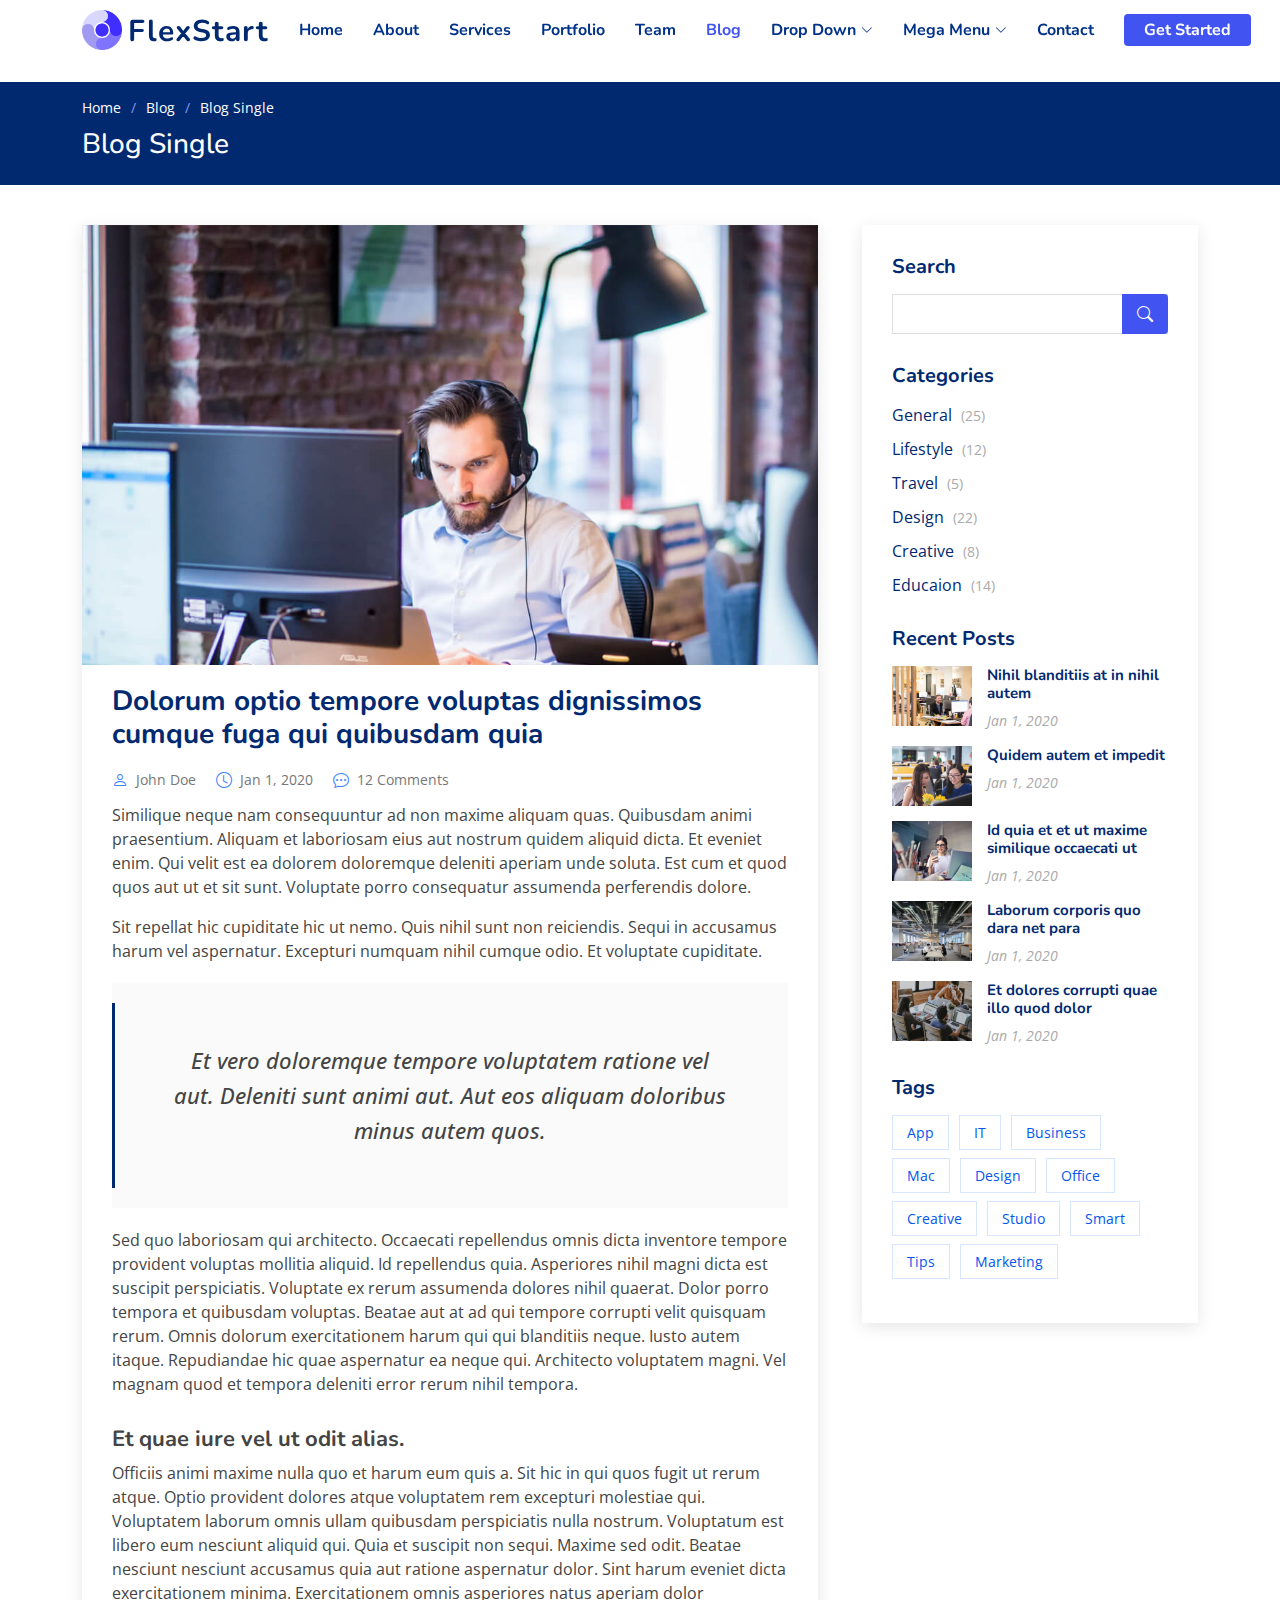
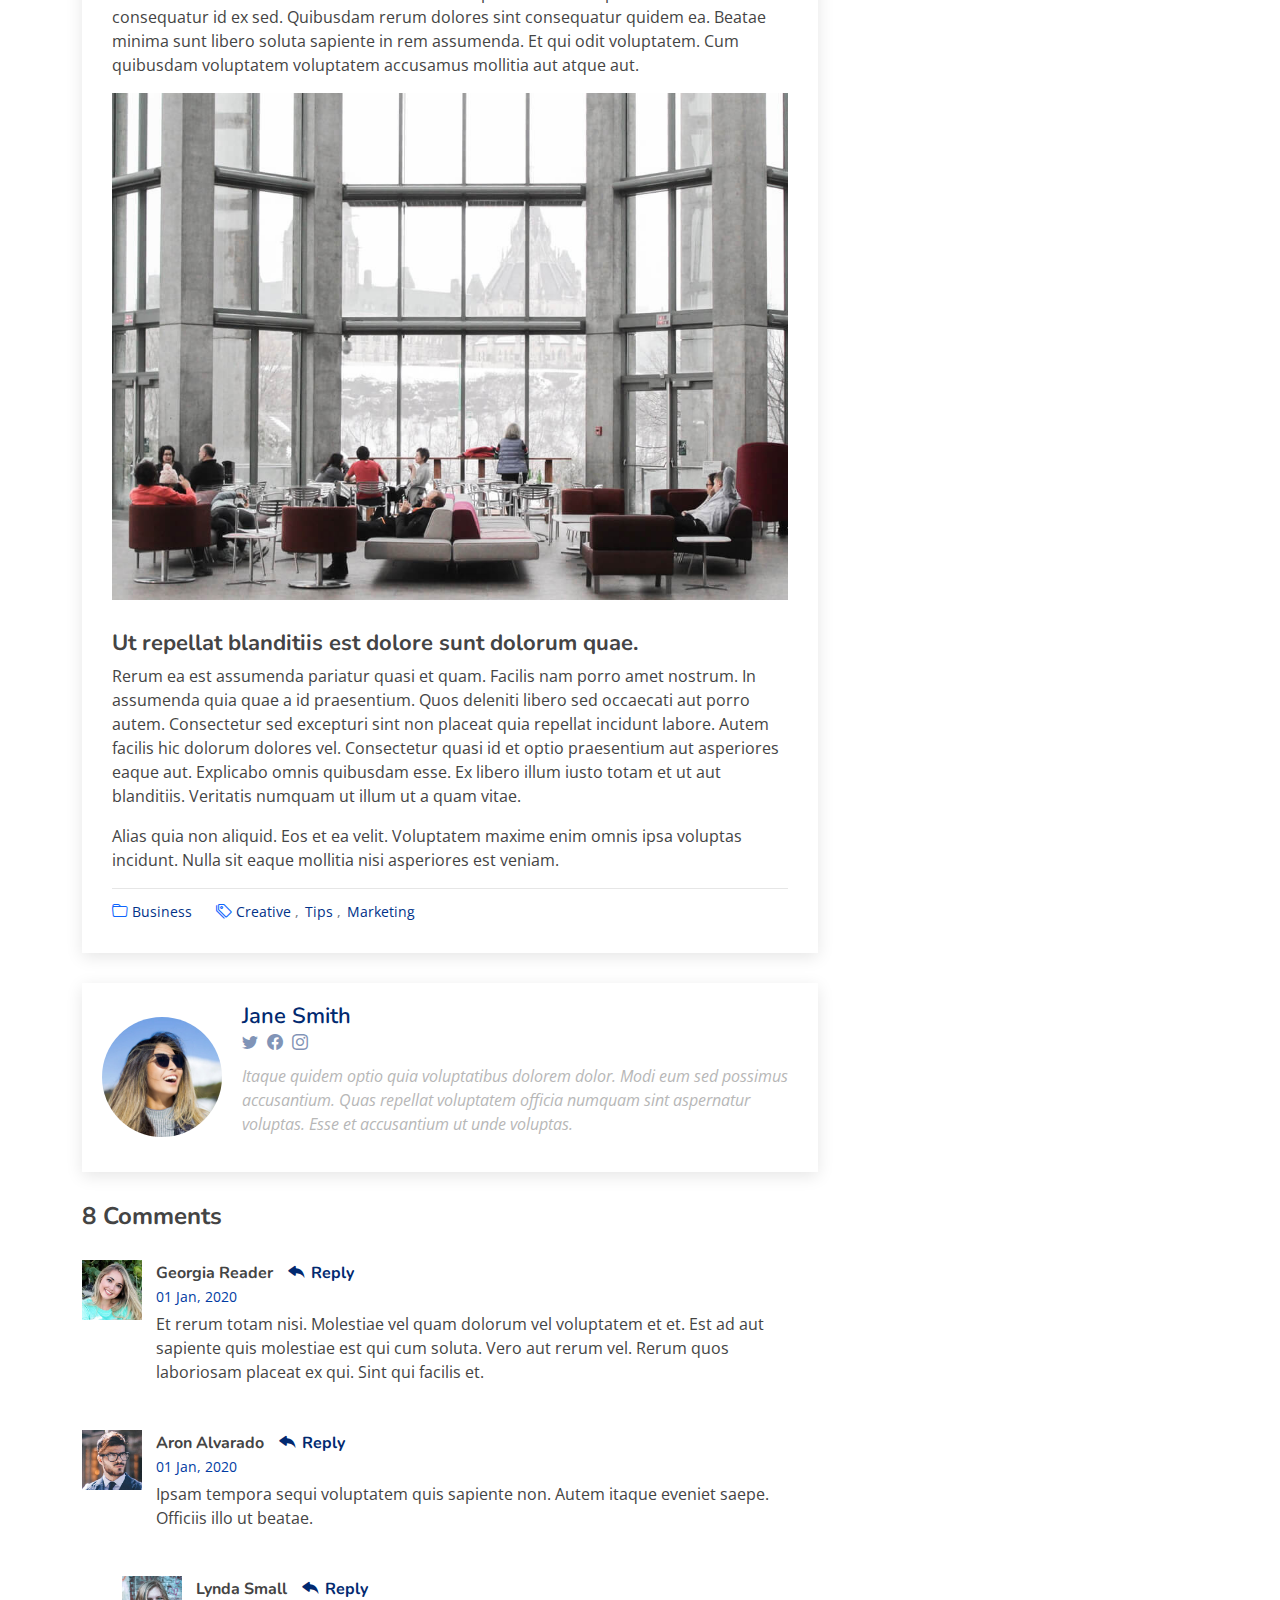
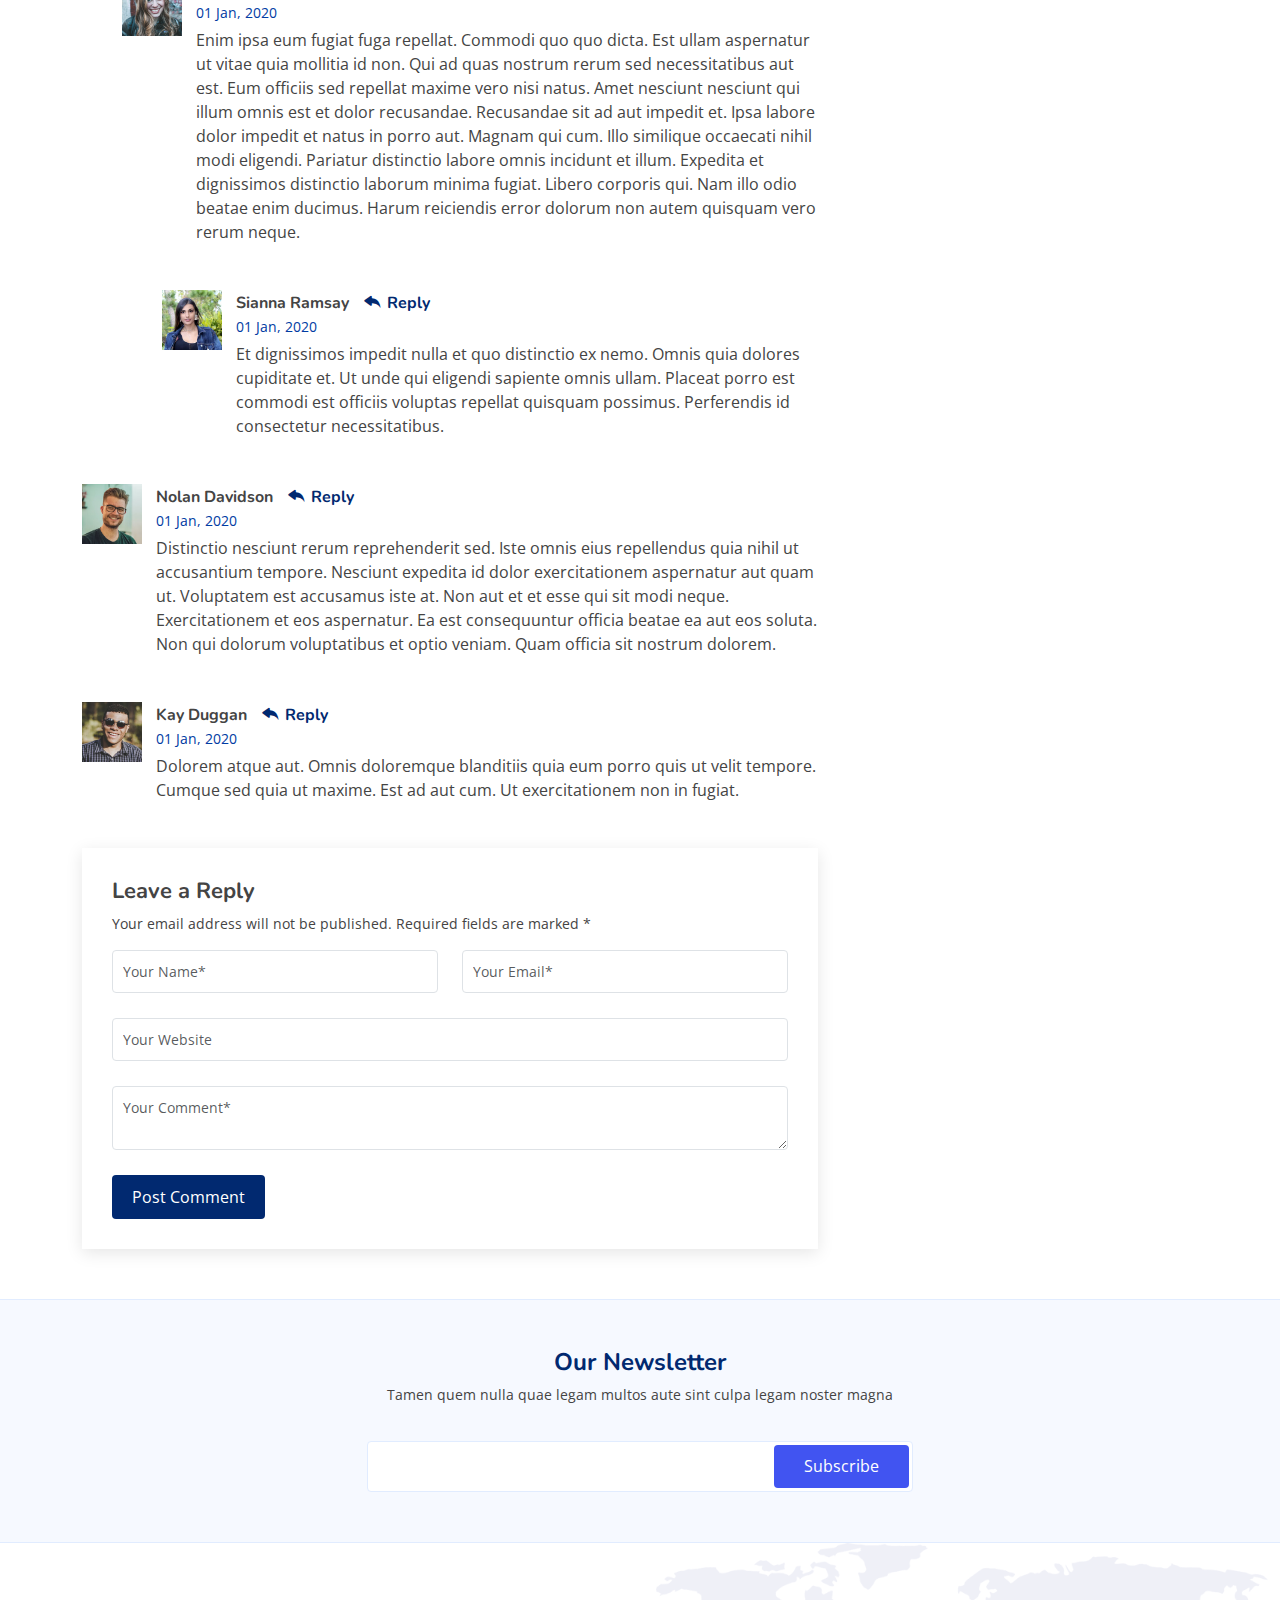
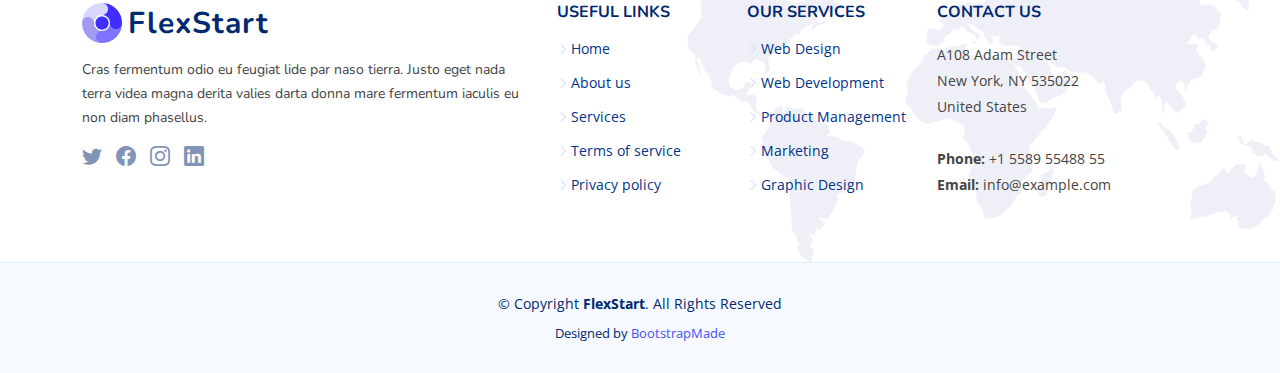
<file: blog-single.html>
<!DOCTYPE html>
<html lang="en">

<head>
  <meta charset="utf-8">
  <meta content="width=device-width, initial-scale=1.0" name="viewport">

  <title>Blog Single - FlexStart Bootstrap Template</title>
  <meta content="" name="description">
  <meta content="" name="keywords">

  <!-- Favicons -->
  <link href="assets/img/favicon.png" rel="icon">
  <link href="assets/img/apple-touch-icon.png" rel="apple-touch-icon">

  <!-- Google Fonts -->
  <link href="https://fonts.googleapis.com/css?family=Open+Sans:300,300i,400,400i,600,600i,700,700i|Nunito:300,300i,400,400i,600,600i,700,700i|Poppins:300,300i,400,400i,500,500i,600,600i,700,700i" rel="stylesheet">

  <!-- Vendor CSS Files -->
  <link href="assets/vendor/aos/aos.css" rel="stylesheet">
  <link href="assets/vendor/bootstrap/css/bootstrap.min.css" rel="stylesheet">
  <link href="assets/vendor/bootstrap-icons/bootstrap-icons.css" rel="stylesheet">
  <link href="assets/vendor/glightbox/css/glightbox.min.css" rel="stylesheet">
  <link href="assets/vendor/remixicon/remixicon.css" rel="stylesheet">
  <link href="assets/vendor/swiper/swiper-bundle.min.css" rel="stylesheet">

  <!-- Template Main CSS File -->
  <link href="assets/css/style.css" rel="stylesheet">

  <!-- =======================================================
  * Template Name: FlexStart
  * Updated: Jun 19 2023 with Bootstrap v5.3.0
  * Template URL: https://bootstrapmade.com/flexstart-bootstrap-startup-template/
  * Author: BootstrapMade.com
  * License: https://bootstrapmade.com/license/
  ======================================================== -->
</head>

<body>

  <!-- ======= Header ======= -->
  <header id="header" class="header fixed-top">
    <div class="container-fluid container-xl d-flex align-items-center justify-content-between">

      <a href="index.html" class="logo d-flex align-items-center">
        <img src="assets/img/logo.png" alt="">
        <span>FlexStart</span>
      </a>

      <nav id="navbar" class="navbar">
        <ul>
          <li><a class="nav-link scrollto " href="#hero">Home</a></li>
          <li><a class="nav-link scrollto" href="#about">About</a></li>
          <li><a class="nav-link scrollto" href="#services">Services</a></li>
          <li><a class="nav-link scrollto" href="#portfolio">Portfolio</a></li>
          <li><a class="nav-link scrollto" href="#team">Team</a></li>
          <li><a class="active" href="blog.html">Blog</a></li>
          <li class="dropdown"><a href="#"><span>Drop Down</span> <i class="bi bi-chevron-down"></i></a>
            <ul>
              <li><a href="#">Drop Down 1</a></li>
              <li class="dropdown"><a href="#"><span>Deep Drop Down</span> <i class="bi bi-chevron-right"></i></a>
                <ul>
                  <li><a href="#">Deep Drop Down 1</a></li>
                  <li><a href="#">Deep Drop Down 2</a></li>
                  <li><a href="#">Deep Drop Down 3</a></li>
                  <li><a href="#">Deep Drop Down 4</a></li>
                  <li><a href="#">Deep Drop Down 5</a></li>
                </ul>
              </li>
              <li><a href="#">Drop Down 2</a></li>
              <li><a href="#">Drop Down 3</a></li>
              <li><a href="#">Drop Down 4</a></li>
            </ul>
          </li>

          <li class="dropdown megamenu"><a href="#"><span>Mega Menu</span> <i class="bi bi-chevron-down"></i></a>
            <ul>
              <li>
                <a href="#">Column 1 link 1</a>
                <a href="#">Column 1 link 2</a>
                <a href="#">Column 1 link 3</a>
              </li>
              <li>
                <a href="#">Column 2 link 1</a>
                <a href="#">Column 2 link 2</a>
                <a href="#">Column 3 link 3</a>
              </li>
              <li>
                <a href="#">Column 3 link 1</a>
                <a href="#">Column 3 link 2</a>
                <a href="#">Column 3 link 3</a>
              </li>
              <li>
                <a href="#">Column 4 link 1</a>
                <a href="#">Column 4 link 2</a>
                <a href="#">Column 4 link 3</a>
              </li>
            </ul>
          </li>

          <li><a class="nav-link scrollto" href="#contact">Contact</a></li>
          <li><a class="getstarted scrollto" href="#about">Get Started</a></li>
        </ul>
        <i class="bi bi-list mobile-nav-toggle"></i>
      </nav><!-- .navbar -->

    </div>
  </header><!-- End Header -->

  <main id="main">

    <!-- ======= Breadcrumbs ======= -->
    <section class="breadcrumbs">
      <div class="container">

        <ol>
          <li><a href="index.html">Home</a></li>
          <li><a href="blog.html">Blog</a></li>
          <li>Blog Single</li>
        </ol>
        <h2>Blog Single</h2>

      </div>
    </section><!-- End Breadcrumbs -->

    <!-- ======= Blog Single Section ======= -->
    <section id="blog" class="blog">
      <div class="container" data-aos="fade-up">

        <div class="row">

          <div class="col-lg-8 entries">

            <article class="entry entry-single">

              <div class="entry-img">
                <img src="assets/img/blog/blog-1.jpg" alt="" class="img-fluid">
              </div>

              <h2 class="entry-title">
                <a href="blog-single.html">Dolorum optio tempore voluptas dignissimos cumque fuga qui quibusdam quia</a>
              </h2>

              <div class="entry-meta">
                <ul>
                  <li class="d-flex align-items-center"><i class="bi bi-person"></i> <a href="blog-single.html">John Doe</a></li>
                  <li class="d-flex align-items-center"><i class="bi bi-clock"></i> <a href="blog-single.html"><time datetime="2020-01-01">Jan 1, 2020</time></a></li>
                  <li class="d-flex align-items-center"><i class="bi bi-chat-dots"></i> <a href="blog-single.html">12 Comments</a></li>
                </ul>
              </div>

              <div class="entry-content">
                <p>
                  Similique neque nam consequuntur ad non maxime aliquam quas. Quibusdam animi praesentium. Aliquam et laboriosam eius aut nostrum quidem aliquid dicta.
                  Et eveniet enim. Qui velit est ea dolorem doloremque deleniti aperiam unde soluta. Est cum et quod quos aut ut et sit sunt. Voluptate porro consequatur assumenda perferendis dolore.
                </p>

                <p>
                  Sit repellat hic cupiditate hic ut nemo. Quis nihil sunt non reiciendis. Sequi in accusamus harum vel aspernatur. Excepturi numquam nihil cumque odio. Et voluptate cupiditate.
                </p>

                <blockquote>
                  <p>
                    Et vero doloremque tempore voluptatem ratione vel aut. Deleniti sunt animi aut. Aut eos aliquam doloribus minus autem quos.
                  </p>
                </blockquote>

                <p>
                  Sed quo laboriosam qui architecto. Occaecati repellendus omnis dicta inventore tempore provident voluptas mollitia aliquid. Id repellendus quia. Asperiores nihil magni dicta est suscipit perspiciatis. Voluptate ex rerum assumenda dolores nihil quaerat.
                  Dolor porro tempora et quibusdam voluptas. Beatae aut at ad qui tempore corrupti velit quisquam rerum. Omnis dolorum exercitationem harum qui qui blanditiis neque.
                  Iusto autem itaque. Repudiandae hic quae aspernatur ea neque qui. Architecto voluptatem magni. Vel magnam quod et tempora deleniti error rerum nihil tempora.
                </p>

                <h3>Et quae iure vel ut odit alias.</h3>
                <p>
                  Officiis animi maxime nulla quo et harum eum quis a. Sit hic in qui quos fugit ut rerum atque. Optio provident dolores atque voluptatem rem excepturi molestiae qui. Voluptatem laborum omnis ullam quibusdam perspiciatis nulla nostrum. Voluptatum est libero eum nesciunt aliquid qui.
                  Quia et suscipit non sequi. Maxime sed odit. Beatae nesciunt nesciunt accusamus quia aut ratione aspernatur dolor. Sint harum eveniet dicta exercitationem minima. Exercitationem omnis asperiores natus aperiam dolor consequatur id ex sed. Quibusdam rerum dolores sint consequatur quidem ea.
                  Beatae minima sunt libero soluta sapiente in rem assumenda. Et qui odit voluptatem. Cum quibusdam voluptatem voluptatem accusamus mollitia aut atque aut.
                </p>
                <img src="assets/img/blog/blog-inside-post.jpg" class="img-fluid" alt="">

                <h3>Ut repellat blanditiis est dolore sunt dolorum quae.</h3>
                <p>
                  Rerum ea est assumenda pariatur quasi et quam. Facilis nam porro amet nostrum. In assumenda quia quae a id praesentium. Quos deleniti libero sed occaecati aut porro autem. Consectetur sed excepturi sint non placeat quia repellat incidunt labore. Autem facilis hic dolorum dolores vel.
                  Consectetur quasi id et optio praesentium aut asperiores eaque aut. Explicabo omnis quibusdam esse. Ex libero illum iusto totam et ut aut blanditiis. Veritatis numquam ut illum ut a quam vitae.
                </p>
                <p>
                  Alias quia non aliquid. Eos et ea velit. Voluptatem maxime enim omnis ipsa voluptas incidunt. Nulla sit eaque mollitia nisi asperiores est veniam.
                </p>

              </div>

              <div class="entry-footer">
                <i class="bi bi-folder"></i>
                <ul class="cats">
                  <li><a href="#">Business</a></li>
                </ul>

                <i class="bi bi-tags"></i>
                <ul class="tags">
                  <li><a href="#">Creative</a></li>
                  <li><a href="#">Tips</a></li>
                  <li><a href="#">Marketing</a></li>
                </ul>
              </div>

            </article><!-- End blog entry -->

            <div class="blog-author d-flex align-items-center">
              <img src="assets/img/blog/blog-author.jpg" class="rounded-circle float-left" alt="">
              <div>
                <h4>Jane Smith</h4>
                <div class="social-links">
                  <a href="https://twitters.com/#"><i class="bi bi-twitter"></i></a>
                  <a href="https://facebook.com/#"><i class="bi bi-facebook"></i></a>
                  <a href="https://instagram.com/#"><i class="biu bi-instagram"></i></a>
                </div>
                <p>
                  Itaque quidem optio quia voluptatibus dolorem dolor. Modi eum sed possimus accusantium. Quas repellat voluptatem officia numquam sint aspernatur voluptas. Esse et accusantium ut unde voluptas.
                </p>
              </div>
            </div><!-- End blog author bio -->

            <div class="blog-comments">

              <h4 class="comments-count">8 Comments</h4>

              <div id="comment-1" class="comment">
                <div class="d-flex">
                  <div class="comment-img"><img src="assets/img/blog/comments-1.jpg" alt=""></div>
                  <div>
                    <h5><a href="">Georgia Reader</a> <a href="#" class="reply"><i class="bi bi-reply-fill"></i> Reply</a></h5>
                    <time datetime="2020-01-01">01 Jan, 2020</time>
                    <p>
                      Et rerum totam nisi. Molestiae vel quam dolorum vel voluptatem et et. Est ad aut sapiente quis molestiae est qui cum soluta.
                      Vero aut rerum vel. Rerum quos laboriosam placeat ex qui. Sint qui facilis et.
                    </p>
                  </div>
                </div>
              </div><!-- End comment #1 -->

              <div id="comment-2" class="comment">
                <div class="d-flex">
                  <div class="comment-img"><img src="assets/img/blog/comments-2.jpg" alt=""></div>
                  <div>
                    <h5><a href="">Aron Alvarado</a> <a href="#" class="reply"><i class="bi bi-reply-fill"></i> Reply</a></h5>
                    <time datetime="2020-01-01">01 Jan, 2020</time>
                    <p>
                      Ipsam tempora sequi voluptatem quis sapiente non. Autem itaque eveniet saepe. Officiis illo ut beatae.
                    </p>
                  </div>
                </div>

                <div id="comment-reply-1" class="comment comment-reply">
                  <div class="d-flex">
                    <div class="comment-img"><img src="assets/img/blog/comments-3.jpg" alt=""></div>
                    <div>
                      <h5><a href="">Lynda Small</a> <a href="#" class="reply"><i class="bi bi-reply-fill"></i> Reply</a></h5>
                      <time datetime="2020-01-01">01 Jan, 2020</time>
                      <p>
                        Enim ipsa eum fugiat fuga repellat. Commodi quo quo dicta. Est ullam aspernatur ut vitae quia mollitia id non. Qui ad quas nostrum rerum sed necessitatibus aut est. Eum officiis sed repellat maxime vero nisi natus. Amet nesciunt nesciunt qui illum omnis est et dolor recusandae.

                        Recusandae sit ad aut impedit et. Ipsa labore dolor impedit et natus in porro aut. Magnam qui cum. Illo similique occaecati nihil modi eligendi. Pariatur distinctio labore omnis incidunt et illum. Expedita et dignissimos distinctio laborum minima fugiat.

                        Libero corporis qui. Nam illo odio beatae enim ducimus. Harum reiciendis error dolorum non autem quisquam vero rerum neque.
                      </p>
                    </div>
                  </div>

                  <div id="comment-reply-2" class="comment comment-reply">
                    <div class="d-flex">
                      <div class="comment-img"><img src="assets/img/blog/comments-4.jpg" alt=""></div>
                      <div>
                        <h5><a href="">Sianna Ramsay</a> <a href="#" class="reply"><i class="bi bi-reply-fill"></i> Reply</a></h5>
                        <time datetime="2020-01-01">01 Jan, 2020</time>
                        <p>
                          Et dignissimos impedit nulla et quo distinctio ex nemo. Omnis quia dolores cupiditate et. Ut unde qui eligendi sapiente omnis ullam. Placeat porro est commodi est officiis voluptas repellat quisquam possimus. Perferendis id consectetur necessitatibus.
                        </p>
                      </div>
                    </div>

                  </div><!-- End comment reply #2-->

                </div><!-- End comment reply #1-->

              </div><!-- End comment #2-->

              <div id="comment-3" class="comment">
                <div class="d-flex">
                  <div class="comment-img"><img src="assets/img/blog/comments-5.jpg" alt=""></div>
                  <div>
                    <h5><a href="">Nolan Davidson</a> <a href="#" class="reply"><i class="bi bi-reply-fill"></i> Reply</a></h5>
                    <time datetime="2020-01-01">01 Jan, 2020</time>
                    <p>
                      Distinctio nesciunt rerum reprehenderit sed. Iste omnis eius repellendus quia nihil ut accusantium tempore. Nesciunt expedita id dolor exercitationem aspernatur aut quam ut. Voluptatem est accusamus iste at.
                      Non aut et et esse qui sit modi neque. Exercitationem et eos aspernatur. Ea est consequuntur officia beatae ea aut eos soluta. Non qui dolorum voluptatibus et optio veniam. Quam officia sit nostrum dolorem.
                    </p>
                  </div>
                </div>

              </div><!-- End comment #3 -->

              <div id="comment-4" class="comment">
                <div class="d-flex">
                  <div class="comment-img"><img src="assets/img/blog/comments-6.jpg" alt=""></div>
                  <div>
                    <h5><a href="">Kay Duggan</a> <a href="#" class="reply"><i class="bi bi-reply-fill"></i> Reply</a></h5>
                    <time datetime="2020-01-01">01 Jan, 2020</time>
                    <p>
                      Dolorem atque aut. Omnis doloremque blanditiis quia eum porro quis ut velit tempore. Cumque sed quia ut maxime. Est ad aut cum. Ut exercitationem non in fugiat.
                    </p>
                  </div>
                </div>

              </div><!-- End comment #4 -->

              <div class="reply-form">
                <h4>Leave a Reply</h4>
                <p>Your email address will not be published. Required fields are marked * </p>
                <form action="">
                  <div class="row">
                    <div class="col-md-6 form-group">
                      <input name="name" type="text" class="form-control" placeholder="Your Name*">
                    </div>
                    <div class="col-md-6 form-group">
                      <input name="email" type="text" class="form-control" placeholder="Your Email*">
                    </div>
                  </div>
                  <div class="row">
                    <div class="col form-group">
                      <input name="website" type="text" class="form-control" placeholder="Your Website">
                    </div>
                  </div>
                  <div class="row">
                    <div class="col form-group">
                      <textarea name="comment" class="form-control" placeholder="Your Comment*"></textarea>
                    </div>
                  </div>
                  <button type="submit" class="btn btn-primary">Post Comment</button>

                </form>

              </div>

            </div><!-- End blog comments -->

          </div><!-- End blog entries list -->

          <div class="col-lg-4">

            <div class="sidebar">

              <h3 class="sidebar-title">Search</h3>
              <div class="sidebar-item search-form">
                <form action="">
                  <input type="text">
                  <button type="submit"><i class="bi bi-search"></i></button>
                </form>
              </div><!-- End sidebar search formn-->

              <h3 class="sidebar-title">Categories</h3>
              <div class="sidebar-item categories">
                <ul>
                  <li><a href="#">General <span>(25)</span></a></li>
                  <li><a href="#">Lifestyle <span>(12)</span></a></li>
                  <li><a href="#">Travel <span>(5)</span></a></li>
                  <li><a href="#">Design <span>(22)</span></a></li>
                  <li><a href="#">Creative <span>(8)</span></a></li>
                  <li><a href="#">Educaion <span>(14)</span></a></li>
                </ul>
              </div><!-- End sidebar categories-->

              <h3 class="sidebar-title">Recent Posts</h3>
              <div class="sidebar-item recent-posts">
                <div class="post-item clearfix">
                  <img src="assets/img/blog/blog-recent-1.jpg" alt="">
                  <h4><a href="blog-single.html">Nihil blanditiis at in nihil autem</a></h4>
                  <time datetime="2020-01-01">Jan 1, 2020</time>
                </div>

                <div class="post-item clearfix">
                  <img src="assets/img/blog/blog-recent-2.jpg" alt="">
                  <h4><a href="blog-single.html">Quidem autem et impedit</a></h4>
                  <time datetime="2020-01-01">Jan 1, 2020</time>
                </div>

                <div class="post-item clearfix">
                  <img src="assets/img/blog/blog-recent-3.jpg" alt="">
                  <h4><a href="blog-single.html">Id quia et et ut maxime similique occaecati ut</a></h4>
                  <time datetime="2020-01-01">Jan 1, 2020</time>
                </div>

                <div class="post-item clearfix">
                  <img src="assets/img/blog/blog-recent-4.jpg" alt="">
                  <h4><a href="blog-single.html">Laborum corporis quo dara net para</a></h4>
                  <time datetime="2020-01-01">Jan 1, 2020</time>
                </div>

                <div class="post-item clearfix">
                  <img src="assets/img/blog/blog-recent-5.jpg" alt="">
                  <h4><a href="blog-single.html">Et dolores corrupti quae illo quod dolor</a></h4>
                  <time datetime="2020-01-01">Jan 1, 2020</time>
                </div>

              </div><!-- End sidebar recent posts-->

              <h3 class="sidebar-title">Tags</h3>
              <div class="sidebar-item tags">
                <ul>
                  <li><a href="#">App</a></li>
                  <li><a href="#">IT</a></li>
                  <li><a href="#">Business</a></li>
                  <li><a href="#">Mac</a></li>
                  <li><a href="#">Design</a></li>
                  <li><a href="#">Office</a></li>
                  <li><a href="#">Creative</a></li>
                  <li><a href="#">Studio</a></li>
                  <li><a href="#">Smart</a></li>
                  <li><a href="#">Tips</a></li>
                  <li><a href="#">Marketing</a></li>
                </ul>
              </div><!-- End sidebar tags-->

            </div><!-- End sidebar -->

          </div><!-- End blog sidebar -->

        </div>

      </div>
    </section><!-- End Blog Single Section -->

  </main><!-- End #main -->

  <!-- ======= Footer ======= -->
  <footer id="footer" class="footer">

    <div class="footer-newsletter">
      <div class="container">
        <div class="row justify-content-center">
          <div class="col-lg-12 text-center">
            <h4>Our Newsletter</h4>
            <p>Tamen quem nulla quae legam multos aute sint culpa legam noster magna</p>
          </div>
          <div class="col-lg-6">
            <form action="" method="post">
              <input type="email" name="email"><input type="submit" value="Subscribe">
            </form>
          </div>
        </div>
      </div>
    </div>

    <div class="footer-top">
      <div class="container">
        <div class="row gy-4">
          <div class="col-lg-5 col-md-12 footer-info">
            <a href="index.html" class="logo d-flex align-items-center">
              <img src="assets/img/logo.png" alt="">
              <span>FlexStart</span>
            </a>
            <p>Cras fermentum odio eu feugiat lide par naso tierra. Justo eget nada terra videa magna derita valies darta donna mare fermentum iaculis eu non diam phasellus.</p>
            <div class="social-links mt-3">
              <a href="#" class="twitter"><i class="bi bi-twitter"></i></a>
              <a href="#" class="facebook"><i class="bi bi-facebook"></i></a>
              <a href="#" class="instagram"><i class="bi bi-instagram"></i></a>
              <a href="#" class="linkedin"><i class="bi bi-linkedin"></i></a>
            </div>
          </div>

          <div class="col-lg-2 col-6 footer-links">
            <h4>Useful Links</h4>
            <ul>
              <li><i class="bi bi-chevron-right"></i> <a href="#">Home</a></li>
              <li><i class="bi bi-chevron-right"></i> <a href="#">About us</a></li>
              <li><i class="bi bi-chevron-right"></i> <a href="#">Services</a></li>
              <li><i class="bi bi-chevron-right"></i> <a href="#">Terms of service</a></li>
              <li><i class="bi bi-chevron-right"></i> <a href="#">Privacy policy</a></li>
            </ul>
          </div>

          <div class="col-lg-2 col-6 footer-links">
            <h4>Our Services</h4>
            <ul>
              <li><i class="bi bi-chevron-right"></i> <a href="#">Web Design</a></li>
              <li><i class="bi bi-chevron-right"></i> <a href="#">Web Development</a></li>
              <li><i class="bi bi-chevron-right"></i> <a href="#">Product Management</a></li>
              <li><i class="bi bi-chevron-right"></i> <a href="#">Marketing</a></li>
              <li><i class="bi bi-chevron-right"></i> <a href="#">Graphic Design</a></li>
            </ul>
          </div>

          <div class="col-lg-3 col-md-12 footer-contact text-center text-md-start">
            <h4>Contact Us</h4>
            <p>
              A108 Adam Street <br>
              New York, NY 535022<br>
              United States <br><br>
              <strong>Phone:</strong> +1 5589 55488 55<br>
              <strong>Email:</strong> info@example.com<br>
            </p>

          </div>

        </div>
      </div>
    </div>

    <div class="container">
      <div class="copyright">
        &copy; Copyright <strong><span>FlexStart</span></strong>. All Rights Reserved
      </div>
      <div class="credits">
        <!-- All the links in the footer should remain intact. -->
        <!-- You can delete the links only if you purchased the pro version. -->
        <!-- Licensing information: https://bootstrapmade.com/license/ -->
        <!-- Purchase the pro version with working PHP/AJAX contact form: https://bootstrapmade.com/flexstart-bootstrap-startup-template/ -->
        Designed by <a href="https://bootstrapmade.com/">BootstrapMade</a>
      </div>
    </div>
  </footer><!-- End Footer -->

  <a href="#" class="back-to-top d-flex align-items-center justify-content-center"><i class="bi bi-arrow-up-short"></i></a>

  <!-- Vendor JS Files -->
  <script src="assets/vendor/purecounter/purecounter_vanilla.js"></script>
  <script src="assets/vendor/aos/aos.js"></script>
  <script src="assets/vendor/bootstrap/js/bootstrap.bundle.min.js"></script>
  <script src="assets/vendor/glightbox/js/glightbox.min.js"></script>
  <script src="assets/vendor/isotope-layout/isotope.pkgd.min.js"></script>
  <script src="assets/vendor/swiper/swiper-bundle.min.js"></script>
  <script src="assets/vendor/php-email-form/validate.js"></script>

  <!-- Template Main JS File -->
  <script src="assets/js/main.js"></script>

</body>

</html>
</file>
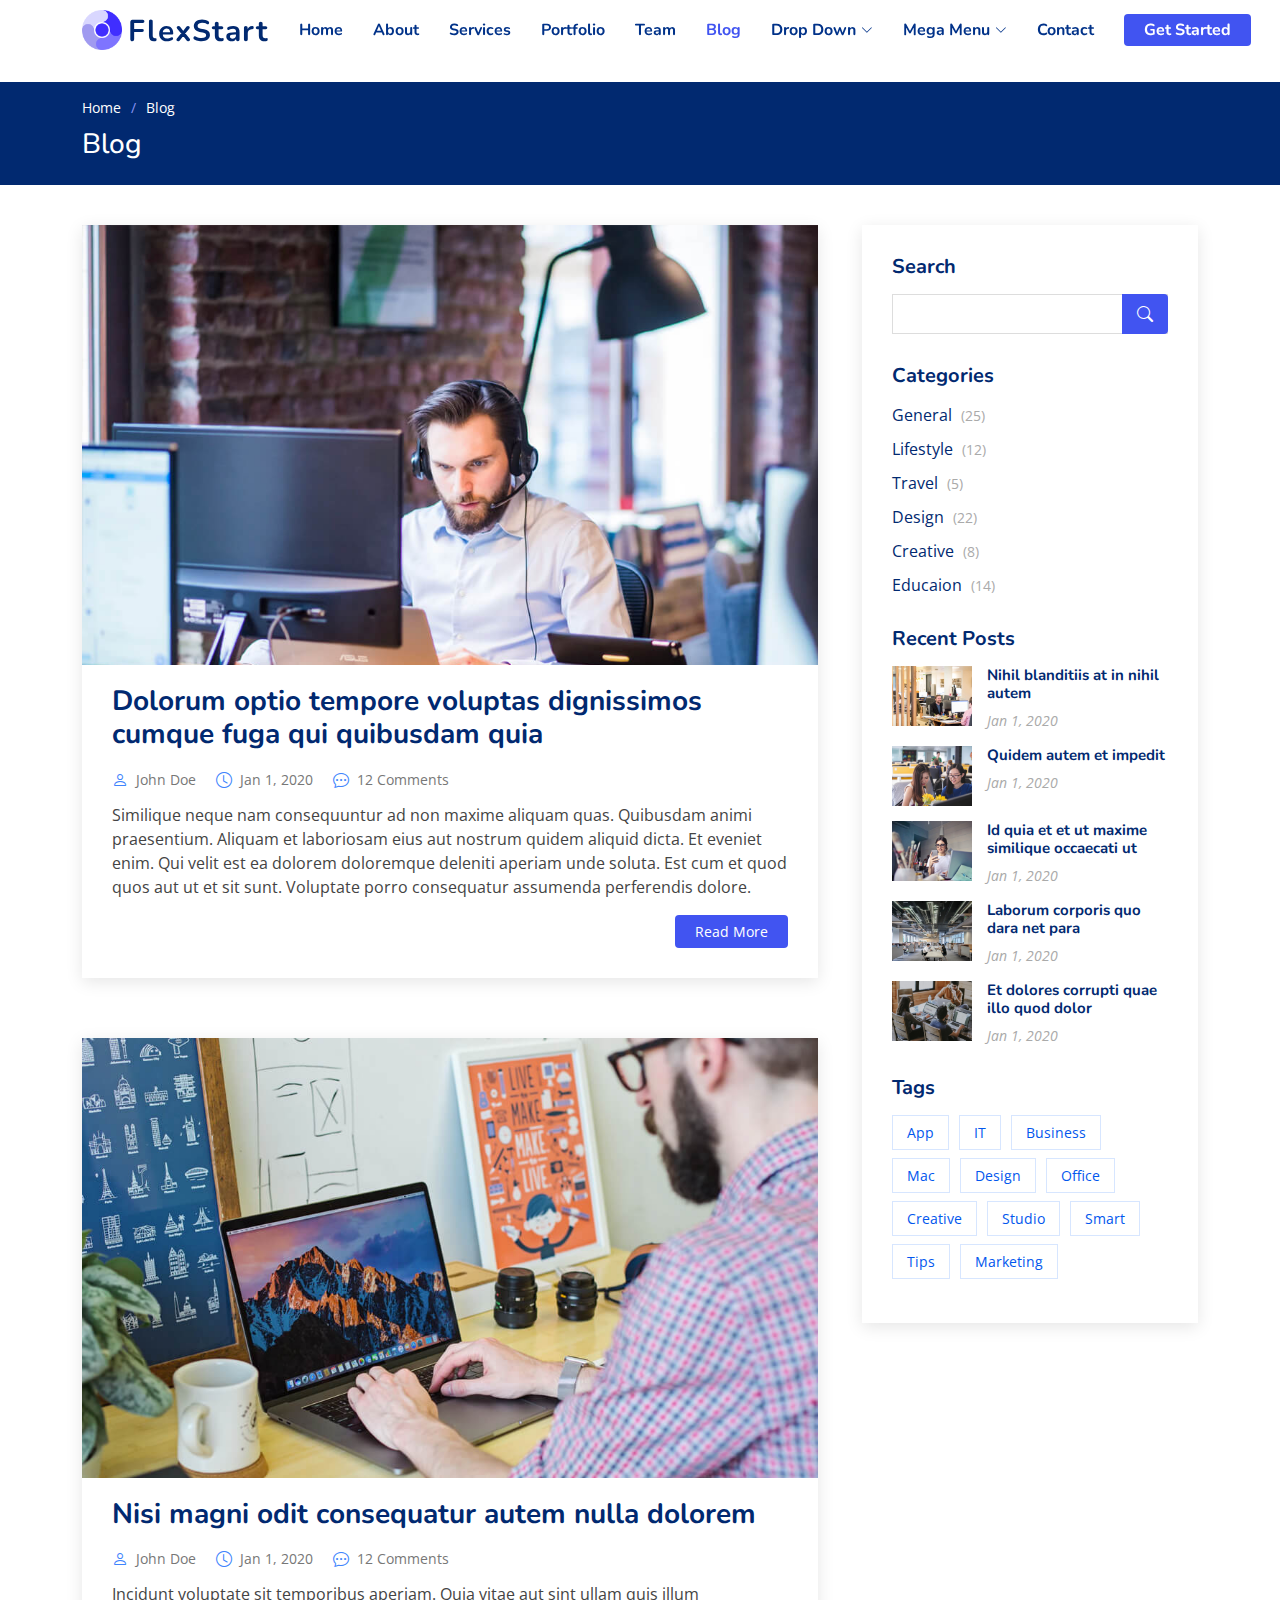
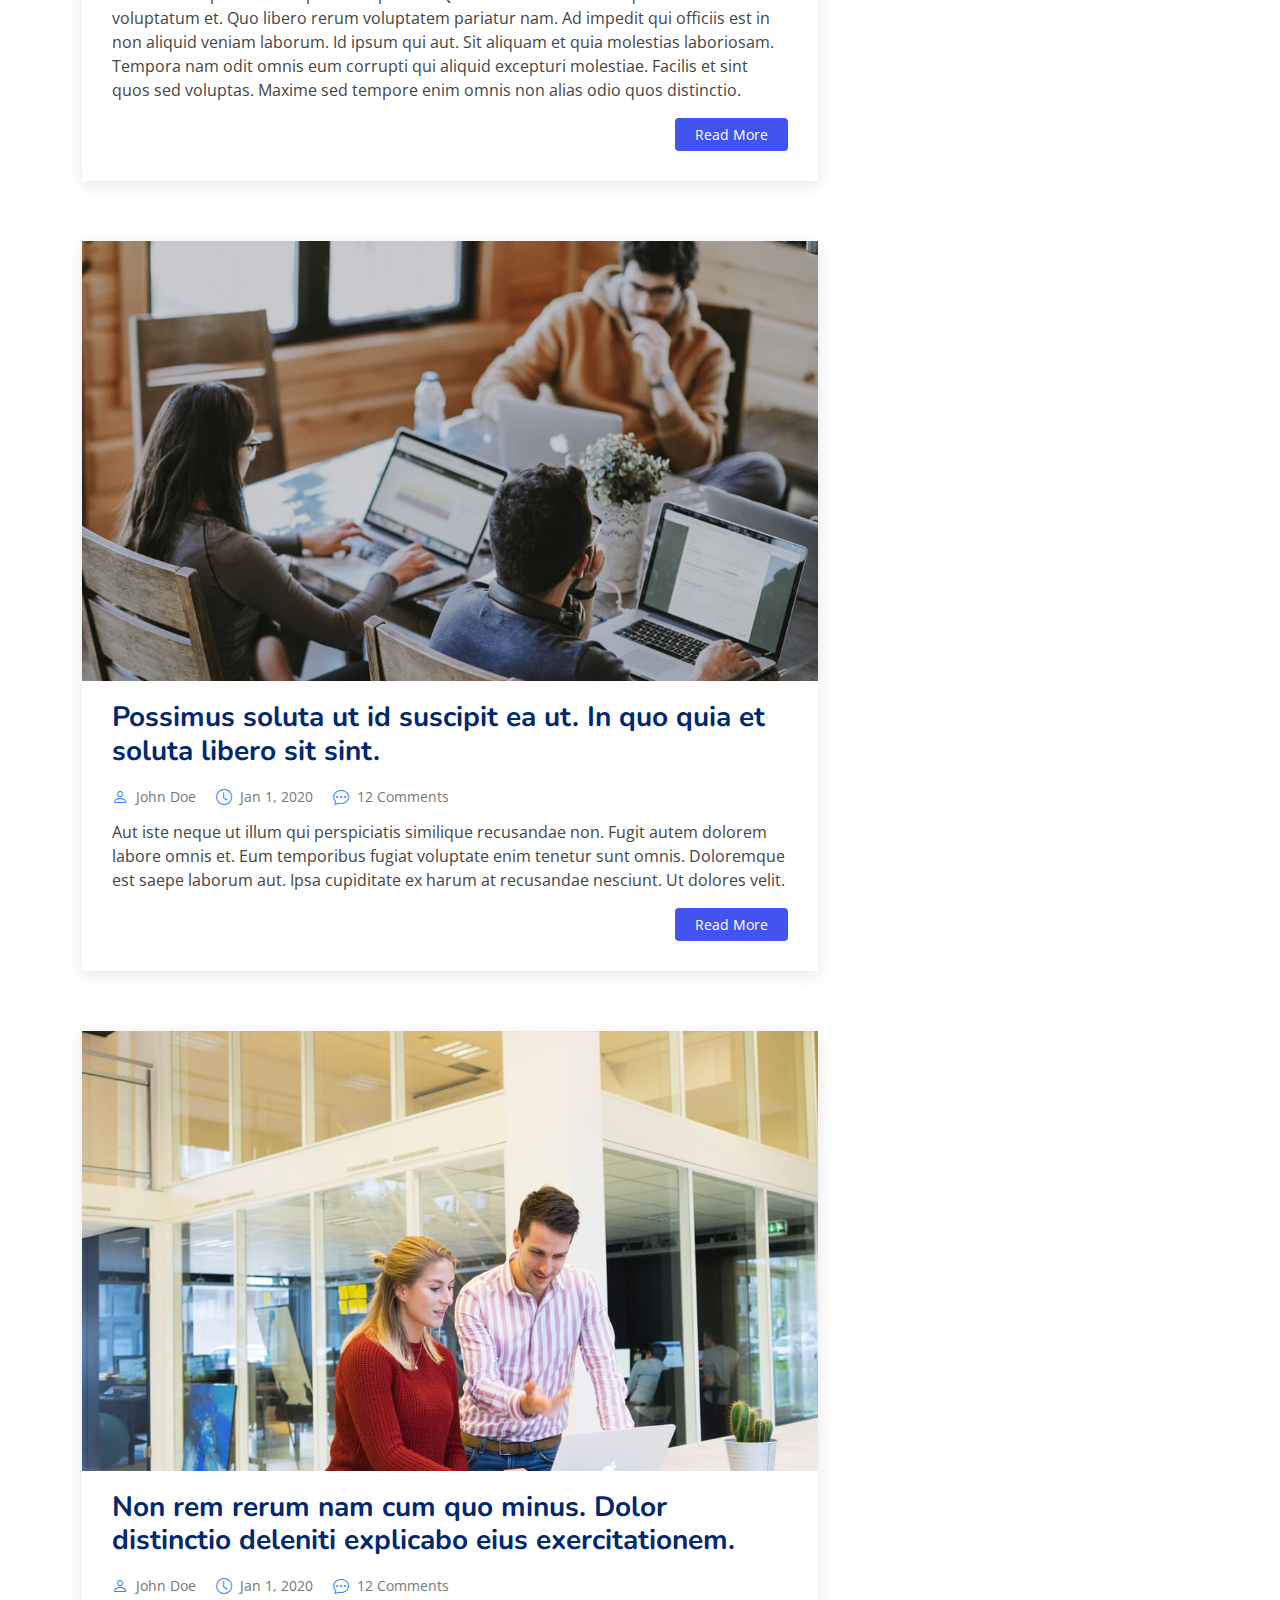
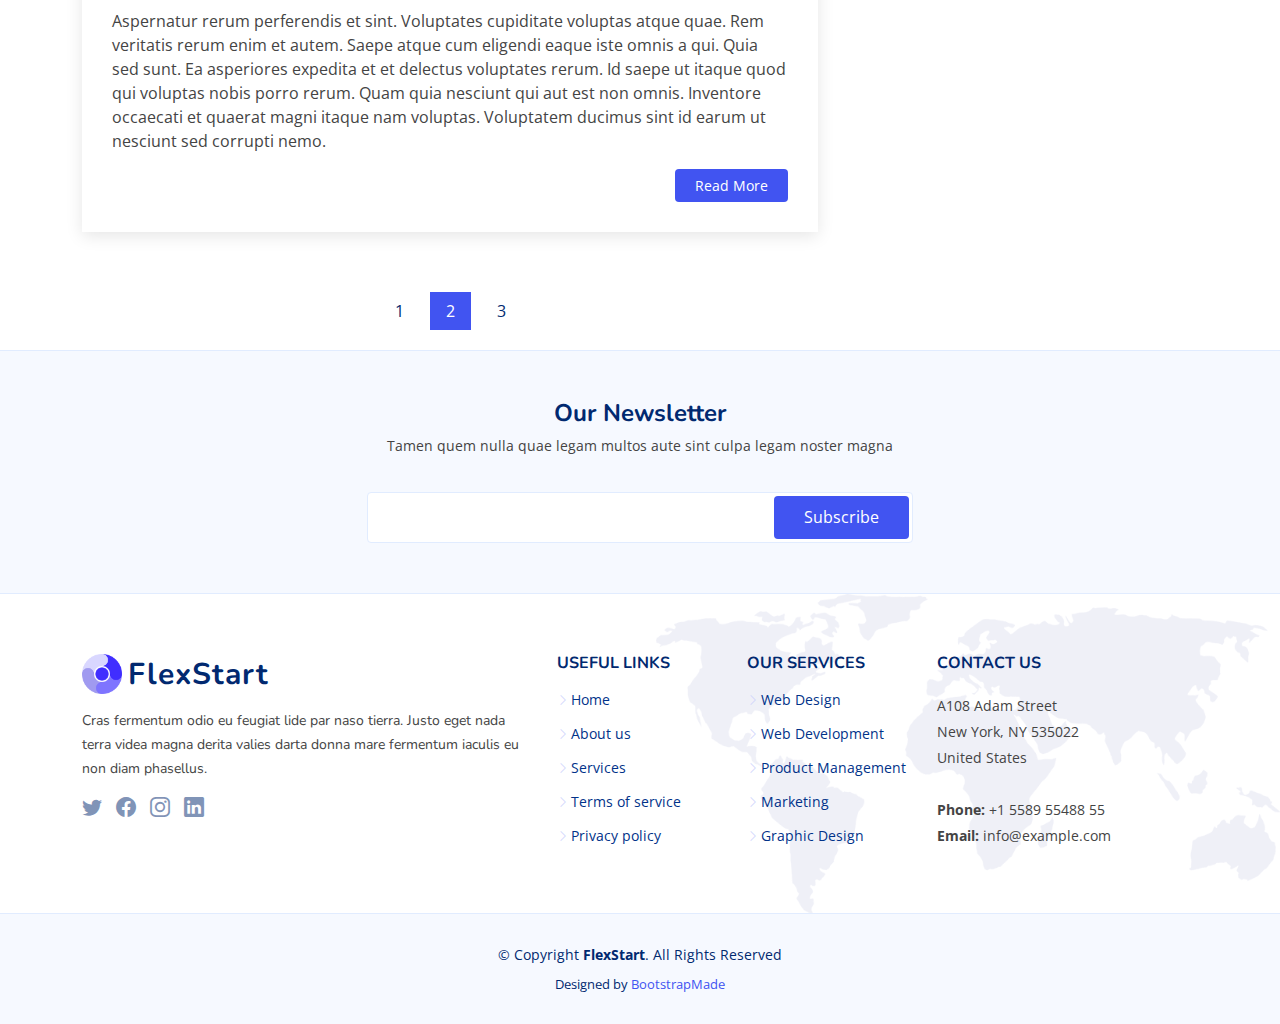
<file: blog.html>
<!DOCTYPE html>
<html lang="en">

<head>
  <meta charset="utf-8">
  <meta content="width=device-width, initial-scale=1.0" name="viewport">

  <title>Blog - FlexStart Bootstrap Template</title>
  <meta content="" name="description">
  <meta content="" name="keywords">

  <!-- Favicons -->
  <link href="assets/img/favicon.png" rel="icon">
  <link href="assets/img/apple-touch-icon.png" rel="apple-touch-icon">

  <!-- Google Fonts -->
  <link href="https://fonts.googleapis.com/css?family=Open+Sans:300,300i,400,400i,600,600i,700,700i|Nunito:300,300i,400,400i,600,600i,700,700i|Poppins:300,300i,400,400i,500,500i,600,600i,700,700i" rel="stylesheet">

  <!-- Vendor CSS Files -->
  <link href="assets/vendor/aos/aos.css" rel="stylesheet">
  <link href="assets/vendor/bootstrap/css/bootstrap.min.css" rel="stylesheet">
  <link href="assets/vendor/bootstrap-icons/bootstrap-icons.css" rel="stylesheet">
  <link href="assets/vendor/glightbox/css/glightbox.min.css" rel="stylesheet">
  <link href="assets/vendor/remixicon/remixicon.css" rel="stylesheet">
  <link href="assets/vendor/swiper/swiper-bundle.min.css" rel="stylesheet">

  <!-- Template Main CSS File -->
  <link href="assets/css/style.css" rel="stylesheet">

  <!-- =======================================================
  * Template Name: FlexStart
  * Updated: Jun 19 2023 with Bootstrap v5.3.0
  * Template URL: https://bootstrapmade.com/flexstart-bootstrap-startup-template/
  * Author: BootstrapMade.com
  * License: https://bootstrapmade.com/license/
  ======================================================== -->
</head>

<body>

  <!-- ======= Header ======= -->
  <header id="header" class="header fixed-top">
    <div class="container-fluid container-xl d-flex align-items-center justify-content-between">

      <a href="index.html" class="logo d-flex align-items-center">
        <img src="assets/img/logo.png" alt="">
        <span>FlexStart</span>
      </a>

      <nav id="navbar" class="navbar">
        <ul>
          <li><a class="nav-link scrollto " href="#hero">Home</a></li>
          <li><a class="nav-link scrollto" href="#about">About</a></li>
          <li><a class="nav-link scrollto" href="#services">Services</a></li>
          <li><a class="nav-link scrollto" href="#portfolio">Portfolio</a></li>
          <li><a class="nav-link scrollto" href="#team">Team</a></li>
          <li><a class="active" href="blog.html">Blog</a></li>
          <li class="dropdown"><a href="#"><span>Drop Down</span> <i class="bi bi-chevron-down"></i></a>
            <ul>
              <li><a href="#">Drop Down 1</a></li>
              <li class="dropdown"><a href="#"><span>Deep Drop Down</span> <i class="bi bi-chevron-right"></i></a>
                <ul>
                  <li><a href="#">Deep Drop Down 1</a></li>
                  <li><a href="#">Deep Drop Down 2</a></li>
                  <li><a href="#">Deep Drop Down 3</a></li>
                  <li><a href="#">Deep Drop Down 4</a></li>
                  <li><a href="#">Deep Drop Down 5</a></li>
                </ul>
              </li>
              <li><a href="#">Drop Down 2</a></li>
              <li><a href="#">Drop Down 3</a></li>
              <li><a href="#">Drop Down 4</a></li>
            </ul>
          </li>

          <li class="dropdown megamenu"><a href="#"><span>Mega Menu</span> <i class="bi bi-chevron-down"></i></a>
            <ul>
              <li>
                <a href="#">Column 1 link 1</a>
                <a href="#">Column 1 link 2</a>
                <a href="#">Column 1 link 3</a>
              </li>
              <li>
                <a href="#">Column 2 link 1</a>
                <a href="#">Column 2 link 2</a>
                <a href="#">Column 3 link 3</a>
              </li>
              <li>
                <a href="#">Column 3 link 1</a>
                <a href="#">Column 3 link 2</a>
                <a href="#">Column 3 link 3</a>
              </li>
              <li>
                <a href="#">Column 4 link 1</a>
                <a href="#">Column 4 link 2</a>
                <a href="#">Column 4 link 3</a>
              </li>
            </ul>
          </li>

          <li><a class="nav-link scrollto" href="#contact">Contact</a></li>
          <li><a class="getstarted scrollto" href="#about">Get Started</a></li>
        </ul>
        <i class="bi bi-list mobile-nav-toggle"></i>
      </nav><!-- .navbar -->

    </div>
  </header><!-- End Header -->

  <main id="main">

    <!-- ======= Breadcrumbs ======= -->
    <section class="breadcrumbs">
      <div class="container">

        <ol>
          <li><a href="index.html">Home</a></li>
          <li>Blog</li>
        </ol>
        <h2>Blog</h2>

      </div>
    </section><!-- End Breadcrumbs -->

    <!-- ======= Blog Section ======= -->
    <section id="blog" class="blog">
      <div class="container" data-aos="fade-up">

        <div class="row">

          <div class="col-lg-8 entries">

            <article class="entry">

              <div class="entry-img">
                <img src="assets/img/blog/blog-1.jpg" alt="" class="img-fluid">
              </div>

              <h2 class="entry-title">
                <a href="blog-single.html">Dolorum optio tempore voluptas dignissimos cumque fuga qui quibusdam quia</a>
              </h2>

              <div class="entry-meta">
                <ul>
                  <li class="d-flex align-items-center"><i class="bi bi-person"></i> <a href="blog-single.html">John Doe</a></li>
                  <li class="d-flex align-items-center"><i class="bi bi-clock"></i> <a href="blog-single.html"><time datetime="2020-01-01">Jan 1, 2020</time></a></li>
                  <li class="d-flex align-items-center"><i class="bi bi-chat-dots"></i> <a href="blog-single.html">12 Comments</a></li>
                </ul>
              </div>

              <div class="entry-content">
                <p>
                  Similique neque nam consequuntur ad non maxime aliquam quas. Quibusdam animi praesentium. Aliquam et laboriosam eius aut nostrum quidem aliquid dicta.
                  Et eveniet enim. Qui velit est ea dolorem doloremque deleniti aperiam unde soluta. Est cum et quod quos aut ut et sit sunt. Voluptate porro consequatur assumenda perferendis dolore.
                </p>
                <div class="read-more">
                  <a href="blog-single.html">Read More</a>
                </div>
              </div>

            </article><!-- End blog entry -->

            <article class="entry">

              <div class="entry-img">
                <img src="assets/img/blog/blog-2.jpg" alt="" class="img-fluid">
              </div>

              <h2 class="entry-title">
                <a href="blog-single.html">Nisi magni odit consequatur autem nulla dolorem</a>
              </h2>

              <div class="entry-meta">
                <ul>
                  <li class="d-flex align-items-center"><i class="bi bi-person"></i> <a href="blog-single.html">John Doe</a></li>
                  <li class="d-flex align-items-center"><i class="bi bi-clock"></i> <a href="blog-single.html"><time datetime="2020-01-01">Jan 1, 2020</time></a></li>
                  <li class="d-flex align-items-center"><i class="bi bi-chat-dots"></i> <a href="blog-single.html">12 Comments</a></li>
                </ul>
              </div>

              <div class="entry-content">
                <p>
                  Incidunt voluptate sit temporibus aperiam. Quia vitae aut sint ullam quis illum voluptatum et. Quo libero rerum voluptatem pariatur nam.
                  Ad impedit qui officiis est in non aliquid veniam laborum. Id ipsum qui aut. Sit aliquam et quia molestias laboriosam. Tempora nam odit omnis eum corrupti qui aliquid excepturi molestiae. Facilis et sint quos sed voluptas. Maxime sed tempore enim omnis non alias odio quos distinctio.
                </p>
                <div class="read-more">
                  <a href="blog-single.html">Read More</a>
                </div>
              </div>

            </article><!-- End blog entry -->

            <article class="entry">

              <div class="entry-img">
                <img src="assets/img/blog/blog-3.jpg" alt="" class="img-fluid">
              </div>

              <h2 class="entry-title">
                <a href="blog-single.html">Possimus soluta ut id suscipit ea ut. In quo quia et soluta libero sit sint.</a>
              </h2>

              <div class="entry-meta">
                <ul>
                  <li class="d-flex align-items-center"><i class="bi bi-person"></i> <a href="blog-single.html">John Doe</a></li>
                  <li class="d-flex align-items-center"><i class="bi bi-clock"></i> <a href="blog-single.html"><time datetime="2020-01-01">Jan 1, 2020</time></a></li>
                  <li class="d-flex align-items-center"><i class="bi bi-chat-dots"></i> <a href="blog-single.html">12 Comments</a></li>
                </ul>
              </div>

              <div class="entry-content">
                <p>
                  Aut iste neque ut illum qui perspiciatis similique recusandae non. Fugit autem dolorem labore omnis et. Eum temporibus fugiat voluptate enim tenetur sunt omnis.
                  Doloremque est saepe laborum aut. Ipsa cupiditate ex harum at recusandae nesciunt. Ut dolores velit.
                </p>
                <div class="read-more">
                  <a href="blog-single.html">Read More</a>
                </div>
              </div>

            </article><!-- End blog entry -->

            <article class="entry">

              <div class="entry-img">
                <img src="assets/img/blog/blog-4.jpg" alt="" class="img-fluid">
              </div>

              <h2 class="entry-title">
                <a href="blog-single.html">Non rem rerum nam cum quo minus. Dolor distinctio deleniti explicabo eius exercitationem.</a>
              </h2>

              <div class="entry-meta">
                <ul>
                  <li class="d-flex align-items-center"><i class="bi bi-person"></i> <a href="blog-single.html">John Doe</a></li>
                  <li class="d-flex align-items-center"><i class="bi bi-clock"></i> <a href="blog-single.html"><time datetime="2020-01-01">Jan 1, 2020</time></a></li>
                  <li class="d-flex align-items-center"><i class="bi bi-chat-dots"></i> <a href="blog-single.html">12 Comments</a></li>
                </ul>
              </div>

              <div class="entry-content">
                <p>
                  Aspernatur rerum perferendis et sint. Voluptates cupiditate voluptas atque quae. Rem veritatis rerum enim et autem. Saepe atque cum eligendi eaque iste omnis a qui.
                  Quia sed sunt. Ea asperiores expedita et et delectus voluptates rerum. Id saepe ut itaque quod qui voluptas nobis porro rerum. Quam quia nesciunt qui aut est non omnis. Inventore occaecati et quaerat magni itaque nam voluptas. Voluptatem ducimus sint id earum ut nesciunt sed corrupti nemo.
                </p>
                <div class="read-more">
                  <a href="blog-single.html">Read More</a>
                </div>
              </div>

            </article><!-- End blog entry -->

            <div class="blog-pagination">
              <ul class="justify-content-center">
                <li><a href="#">1</a></li>
                <li class="active"><a href="#">2</a></li>
                <li><a href="#">3</a></li>
              </ul>
            </div>

          </div><!-- End blog entries list -->

          <div class="col-lg-4">

            <div class="sidebar">

              <h3 class="sidebar-title">Search</h3>
              <div class="sidebar-item search-form">
                <form action="">
                  <input type="text">
                  <button type="submit"><i class="bi bi-search"></i></button>
                </form>
              </div><!-- End sidebar search formn-->

              <h3 class="sidebar-title">Categories</h3>
              <div class="sidebar-item categories">
                <ul>
                  <li><a href="#">General <span>(25)</span></a></li>
                  <li><a href="#">Lifestyle <span>(12)</span></a></li>
                  <li><a href="#">Travel <span>(5)</span></a></li>
                  <li><a href="#">Design <span>(22)</span></a></li>
                  <li><a href="#">Creative <span>(8)</span></a></li>
                  <li><a href="#">Educaion <span>(14)</span></a></li>
                </ul>
              </div><!-- End sidebar categories-->

              <h3 class="sidebar-title">Recent Posts</h3>
              <div class="sidebar-item recent-posts">
                <div class="post-item clearfix">
                  <img src="assets/img/blog/blog-recent-1.jpg" alt="">
                  <h4><a href="blog-single.html">Nihil blanditiis at in nihil autem</a></h4>
                  <time datetime="2020-01-01">Jan 1, 2020</time>
                </div>

                <div class="post-item clearfix">
                  <img src="assets/img/blog/blog-recent-2.jpg" alt="">
                  <h4><a href="blog-single.html">Quidem autem et impedit</a></h4>
                  <time datetime="2020-01-01">Jan 1, 2020</time>
                </div>

                <div class="post-item clearfix">
                  <img src="assets/img/blog/blog-recent-3.jpg" alt="">
                  <h4><a href="blog-single.html">Id quia et et ut maxime similique occaecati ut</a></h4>
                  <time datetime="2020-01-01">Jan 1, 2020</time>
                </div>

                <div class="post-item clearfix">
                  <img src="assets/img/blog/blog-recent-4.jpg" alt="">
                  <h4><a href="blog-single.html">Laborum corporis quo dara net para</a></h4>
                  <time datetime="2020-01-01">Jan 1, 2020</time>
                </div>

                <div class="post-item clearfix">
                  <img src="assets/img/blog/blog-recent-5.jpg" alt="">
                  <h4><a href="blog-single.html">Et dolores corrupti quae illo quod dolor</a></h4>
                  <time datetime="2020-01-01">Jan 1, 2020</time>
                </div>

              </div><!-- End sidebar recent posts-->

              <h3 class="sidebar-title">Tags</h3>
              <div class="sidebar-item tags">
                <ul>
                  <li><a href="#">App</a></li>
                  <li><a href="#">IT</a></li>
                  <li><a href="#">Business</a></li>
                  <li><a href="#">Mac</a></li>
                  <li><a href="#">Design</a></li>
                  <li><a href="#">Office</a></li>
                  <li><a href="#">Creative</a></li>
                  <li><a href="#">Studio</a></li>
                  <li><a href="#">Smart</a></li>
                  <li><a href="#">Tips</a></li>
                  <li><a href="#">Marketing</a></li>
                </ul>
              </div><!-- End sidebar tags-->

            </div><!-- End sidebar -->

          </div><!-- End blog sidebar -->

        </div>

      </div>
    </section><!-- End Blog Section -->

  </main><!-- End #main -->

  <!-- ======= Footer ======= -->
  <footer id="footer" class="footer">

    <div class="footer-newsletter">
      <div class="container">
        <div class="row justify-content-center">
          <div class="col-lg-12 text-center">
            <h4>Our Newsletter</h4>
            <p>Tamen quem nulla quae legam multos aute sint culpa legam noster magna</p>
          </div>
          <div class="col-lg-6">
            <form action="" method="post">
              <input type="email" name="email"><input type="submit" value="Subscribe">
            </form>
          </div>
        </div>
      </div>
    </div>

    <div class="footer-top">
      <div class="container">
        <div class="row gy-4">
          <div class="col-lg-5 col-md-12 footer-info">
            <a href="index.html" class="logo d-flex align-items-center">
              <img src="assets/img/logo.png" alt="">
              <span>FlexStart</span>
            </a>
            <p>Cras fermentum odio eu feugiat lide par naso tierra. Justo eget nada terra videa magna derita valies darta donna mare fermentum iaculis eu non diam phasellus.</p>
            <div class="social-links mt-3">
              <a href="#" class="twitter"><i class="bi bi-twitter"></i></a>
              <a href="#" class="facebook"><i class="bi bi-facebook"></i></a>
              <a href="#" class="instagram"><i class="bi bi-instagram"></i></a>
              <a href="#" class="linkedin"><i class="bi bi-linkedin"></i></a>
            </div>
          </div>

          <div class="col-lg-2 col-6 footer-links">
            <h4>Useful Links</h4>
            <ul>
              <li><i class="bi bi-chevron-right"></i> <a href="#">Home</a></li>
              <li><i class="bi bi-chevron-right"></i> <a href="#">About us</a></li>
              <li><i class="bi bi-chevron-right"></i> <a href="#">Services</a></li>
              <li><i class="bi bi-chevron-right"></i> <a href="#">Terms of service</a></li>
              <li><i class="bi bi-chevron-right"></i> <a href="#">Privacy policy</a></li>
            </ul>
          </div>

          <div class="col-lg-2 col-6 footer-links">
            <h4>Our Services</h4>
            <ul>
              <li><i class="bi bi-chevron-right"></i> <a href="#">Web Design</a></li>
              <li><i class="bi bi-chevron-right"></i> <a href="#">Web Development</a></li>
              <li><i class="bi bi-chevron-right"></i> <a href="#">Product Management</a></li>
              <li><i class="bi bi-chevron-right"></i> <a href="#">Marketing</a></li>
              <li><i class="bi bi-chevron-right"></i> <a href="#">Graphic Design</a></li>
            </ul>
          </div>

          <div class="col-lg-3 col-md-12 footer-contact text-center text-md-start">
            <h4>Contact Us</h4>
            <p>
              A108 Adam Street <br>
              New York, NY 535022<br>
              United States <br><br>
              <strong>Phone:</strong> +1 5589 55488 55<br>
              <strong>Email:</strong> info@example.com<br>
            </p>

          </div>

        </div>
      </div>
    </div>

    <div class="container">
      <div class="copyright">
        &copy; Copyright <strong><span>FlexStart</span></strong>. All Rights Reserved
      </div>
      <div class="credits">
        <!-- All the links in the footer should remain intact. -->
        <!-- You can delete the links only if you purchased the pro version. -->
        <!-- Licensing information: https://bootstrapmade.com/license/ -->
        <!-- Purchase the pro version with working PHP/AJAX contact form: https://bootstrapmade.com/flexstart-bootstrap-startup-template/ -->
        Designed by <a href="https://bootstrapmade.com/">BootstrapMade</a>
      </div>
    </div>
  </footer><!-- End Footer -->

  <a href="#" class="back-to-top d-flex align-items-center justify-content-center"><i class="bi bi-arrow-up-short"></i></a>

  <!-- Vendor JS Files -->
  <script src="assets/vendor/purecounter/purecounter_vanilla.js"></script>
  <script src="assets/vendor/aos/aos.js"></script>
  <script src="assets/vendor/bootstrap/js/bootstrap.bundle.min.js"></script>
  <script src="assets/vendor/glightbox/js/glightbox.min.js"></script>
  <script src="assets/vendor/isotope-layout/isotope.pkgd.min.js"></script>
  <script src="assets/vendor/swiper/swiper-bundle.min.js"></script>
  <script src="assets/vendor/php-email-form/validate.js"></script>

  <!-- Template Main JS File -->
  <script src="assets/js/main.js"></script>

</body>

</html>
</file>
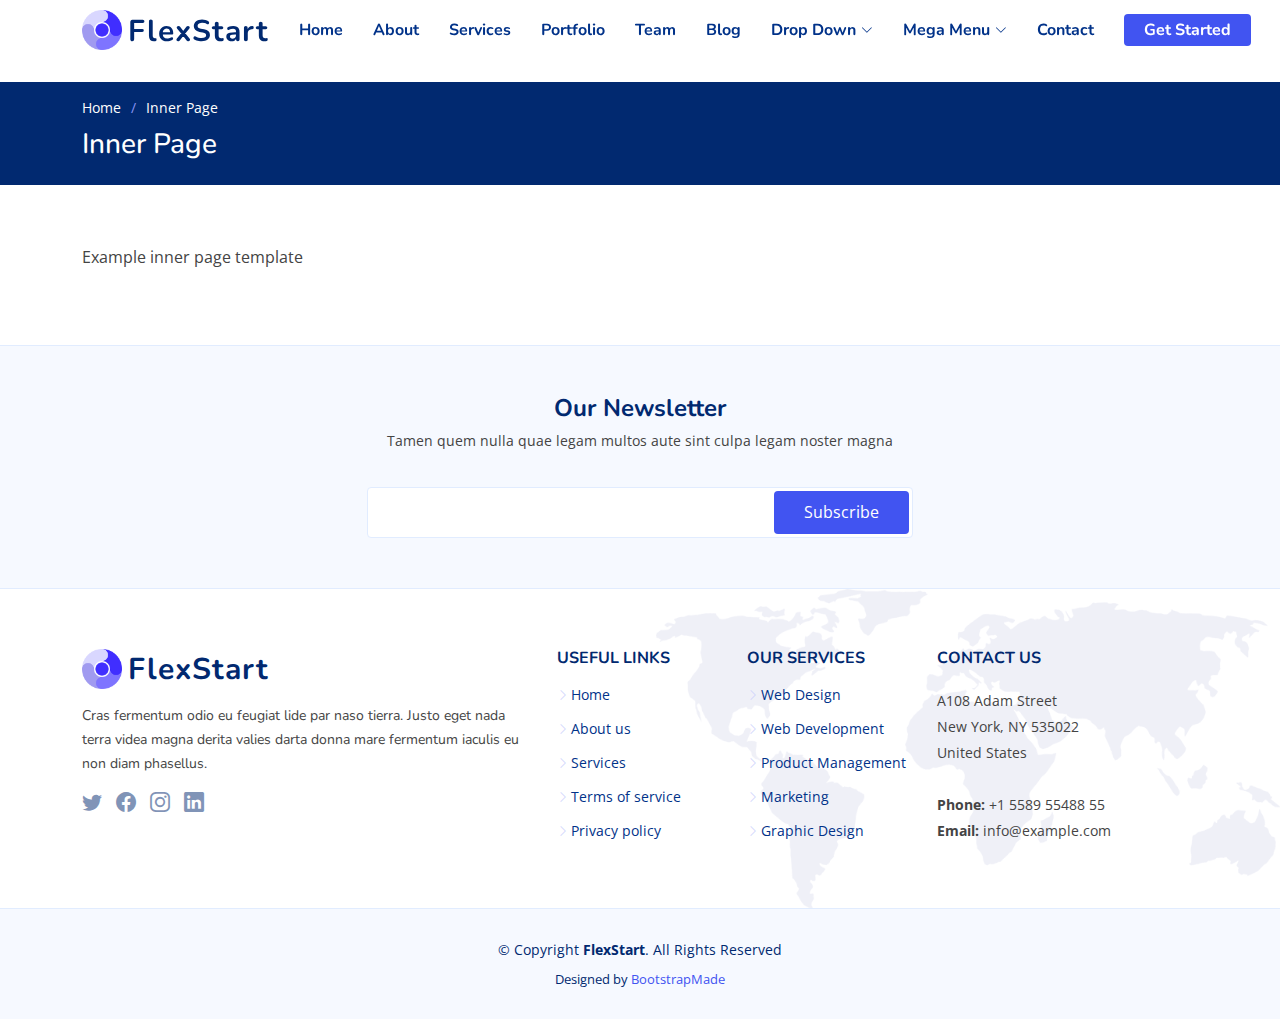
<file: inner-page.html>
<!DOCTYPE html>
<html lang="en">

<head>
  <meta charset="utf-8">
  <meta content="width=device-width, initial-scale=1.0" name="viewport">

  <title>Inner Page - FlexStart Bootstrap Template</title>
  <meta content="" name="description">
  <meta content="" name="keywords">

  <!-- Favicons -->
  <link href="assets/img/favicon.png" rel="icon">
  <link href="assets/img/apple-touch-icon.png" rel="apple-touch-icon">

  <!-- Google Fonts -->
  <link href="https://fonts.googleapis.com/css?family=Open+Sans:300,300i,400,400i,600,600i,700,700i|Nunito:300,300i,400,400i,600,600i,700,700i|Poppins:300,300i,400,400i,500,500i,600,600i,700,700i" rel="stylesheet">

  <!-- Vendor CSS Files -->
  <link href="assets/vendor/aos/aos.css" rel="stylesheet">
  <link href="assets/vendor/bootstrap/css/bootstrap.min.css" rel="stylesheet">
  <link href="assets/vendor/bootstrap-icons/bootstrap-icons.css" rel="stylesheet">
  <link href="assets/vendor/glightbox/css/glightbox.min.css" rel="stylesheet">
  <link href="assets/vendor/remixicon/remixicon.css" rel="stylesheet">
  <link href="assets/vendor/swiper/swiper-bundle.min.css" rel="stylesheet">

  <!-- Template Main CSS File -->
  <link href="assets/css/style.css" rel="stylesheet">

  <!-- =======================================================
  * Template Name: FlexStart
  * Updated: Jun 19 2023 with Bootstrap v5.3.0
  * Template URL: https://bootstrapmade.com/flexstart-bootstrap-startup-template/
  * Author: BootstrapMade.com
  * License: https://bootstrapmade.com/license/
  ======================================================== -->
</head>

<body>

  <!-- ======= Header ======= -->
  <header id="header" class="header fixed-top">
    <div class="container-fluid container-xl d-flex align-items-center justify-content-between">

      <a href="index.html" class="logo d-flex align-items-center">
        <img src="assets/img/logo.png" alt="">
        <span>FlexStart</span>
      </a>

      <nav id="navbar" class="navbar">
        <ul>
          <li><a class="nav-link scrollto " href="#hero">Home</a></li>
          <li><a class="nav-link scrollto" href="#about">About</a></li>
          <li><a class="nav-link scrollto" href="#services">Services</a></li>
          <li><a class="nav-link scrollto" href="#portfolio">Portfolio</a></li>
          <li><a class="nav-link scrollto" href="#team">Team</a></li>
          <li><a href="blog.html">Blog</a></li>
          <li class="dropdown"><a href="#"><span>Drop Down</span> <i class="bi bi-chevron-down"></i></a>
            <ul>
              <li><a href="#">Drop Down 1</a></li>
              <li class="dropdown"><a href="#"><span>Deep Drop Down</span> <i class="bi bi-chevron-right"></i></a>
                <ul>
                  <li><a href="#">Deep Drop Down 1</a></li>
                  <li><a href="#">Deep Drop Down 2</a></li>
                  <li><a href="#">Deep Drop Down 3</a></li>
                  <li><a href="#">Deep Drop Down 4</a></li>
                  <li><a href="#">Deep Drop Down 5</a></li>
                </ul>
              </li>
              <li><a href="#">Drop Down 2</a></li>
              <li><a href="#">Drop Down 3</a></li>
              <li><a href="#">Drop Down 4</a></li>
            </ul>
          </li>

          <li class="dropdown megamenu"><a href="#"><span>Mega Menu</span> <i class="bi bi-chevron-down"></i></a>
            <ul>
              <li>
                <a href="#">Column 1 link 1</a>
                <a href="#">Column 1 link 2</a>
                <a href="#">Column 1 link 3</a>
              </li>
              <li>
                <a href="#">Column 2 link 1</a>
                <a href="#">Column 2 link 2</a>
                <a href="#">Column 3 link 3</a>
              </li>
              <li>
                <a href="#">Column 3 link 1</a>
                <a href="#">Column 3 link 2</a>
                <a href="#">Column 3 link 3</a>
              </li>
              <li>
                <a href="#">Column 4 link 1</a>
                <a href="#">Column 4 link 2</a>
                <a href="#">Column 4 link 3</a>
              </li>
            </ul>
          </li>

          <li><a class="nav-link scrollto" href="#contact">Contact</a></li>
          <li><a class="getstarted scrollto" href="#about">Get Started</a></li>
        </ul>
        <i class="bi bi-list mobile-nav-toggle"></i>
      </nav><!-- .navbar -->

    </div>
  </header><!-- End Header -->

  <main id="main">

    <!-- ======= Breadcrumbs ======= -->
    <section class="breadcrumbs">
      <div class="container">

        <ol>
          <li><a href="index.html">Home</a></li>
          <li>Inner Page</li>
        </ol>
        <h2>Inner Page</h2>

      </div>
    </section><!-- End Breadcrumbs -->

    <section class="inner-page">
      <div class="container">
        <p>
          Example inner page template
        </p>
      </div>
    </section>

  </main><!-- End #main -->

  <!-- ======= Footer ======= -->
  <footer id="footer" class="footer">

    <div class="footer-newsletter">
      <div class="container">
        <div class="row justify-content-center">
          <div class="col-lg-12 text-center">
            <h4>Our Newsletter</h4>
            <p>Tamen quem nulla quae legam multos aute sint culpa legam noster magna</p>
          </div>
          <div class="col-lg-6">
            <form action="" method="post">
              <input type="email" name="email"><input type="submit" value="Subscribe">
            </form>
          </div>
        </div>
      </div>
    </div>

    <div class="footer-top">
      <div class="container">
        <div class="row gy-4">
          <div class="col-lg-5 col-md-12 footer-info">
            <a href="index.html" class="logo d-flex align-items-center">
              <img src="assets/img/logo.png" alt="">
              <span>FlexStart</span>
            </a>
            <p>Cras fermentum odio eu feugiat lide par naso tierra. Justo eget nada terra videa magna derita valies darta donna mare fermentum iaculis eu non diam phasellus.</p>
            <div class="social-links mt-3">
              <a href="#" class="twitter"><i class="bi bi-twitter"></i></a>
              <a href="#" class="facebook"><i class="bi bi-facebook"></i></a>
              <a href="#" class="instagram"><i class="bi bi-instagram"></i></a>
              <a href="#" class="linkedin"><i class="bi bi-linkedin"></i></a>
            </div>
          </div>

          <div class="col-lg-2 col-6 footer-links">
            <h4>Useful Links</h4>
            <ul>
              <li><i class="bi bi-chevron-right"></i> <a href="#">Home</a></li>
              <li><i class="bi bi-chevron-right"></i> <a href="#">About us</a></li>
              <li><i class="bi bi-chevron-right"></i> <a href="#">Services</a></li>
              <li><i class="bi bi-chevron-right"></i> <a href="#">Terms of service</a></li>
              <li><i class="bi bi-chevron-right"></i> <a href="#">Privacy policy</a></li>
            </ul>
          </div>

          <div class="col-lg-2 col-6 footer-links">
            <h4>Our Services</h4>
            <ul>
              <li><i class="bi bi-chevron-right"></i> <a href="#">Web Design</a></li>
              <li><i class="bi bi-chevron-right"></i> <a href="#">Web Development</a></li>
              <li><i class="bi bi-chevron-right"></i> <a href="#">Product Management</a></li>
              <li><i class="bi bi-chevron-right"></i> <a href="#">Marketing</a></li>
              <li><i class="bi bi-chevron-right"></i> <a href="#">Graphic Design</a></li>
            </ul>
          </div>

          <div class="col-lg-3 col-md-12 footer-contact text-center text-md-start">
            <h4>Contact Us</h4>
            <p>
              A108 Adam Street <br>
              New York, NY 535022<br>
              United States <br><br>
              <strong>Phone:</strong> +1 5589 55488 55<br>
              <strong>Email:</strong> info@example.com<br>
            </p>

          </div>

        </div>
      </div>
    </div>

    <div class="container">
      <div class="copyright">
        &copy; Copyright <strong><span>FlexStart</span></strong>. All Rights Reserved
      </div>
      <div class="credits">
        <!-- All the links in the footer should remain intact. -->
        <!-- You can delete the links only if you purchased the pro version. -->
        <!-- Licensing information: https://bootstrapmade.com/license/ -->
        <!-- Purchase the pro version with working PHP/AJAX contact form: https://bootstrapmade.com/flexstart-bootstrap-startup-template/ -->
        Designed by <a href="https://bootstrapmade.com/">BootstrapMade</a>
      </div>
    </div>
  </footer><!-- End Footer -->

  <a href="#" class="back-to-top d-flex align-items-center justify-content-center"><i class="bi bi-arrow-up-short"></i></a>

  <!-- Vendor JS Files -->
  <script src="assets/vendor/purecounter/purecounter_vanilla.js"></script>
  <script src="assets/vendor/aos/aos.js"></script>
  <script src="assets/vendor/bootstrap/js/bootstrap.bundle.min.js"></script>
  <script src="assets/vendor/glightbox/js/glightbox.min.js"></script>
  <script src="assets/vendor/isotope-layout/isotope.pkgd.min.js"></script>
  <script src="assets/vendor/swiper/swiper-bundle.min.js"></script>
  <script src="assets/vendor/php-email-form/validate.js"></script>

  <!-- Template Main JS File -->
  <script src="assets/js/main.js"></script>

</body>

</html>
</file>
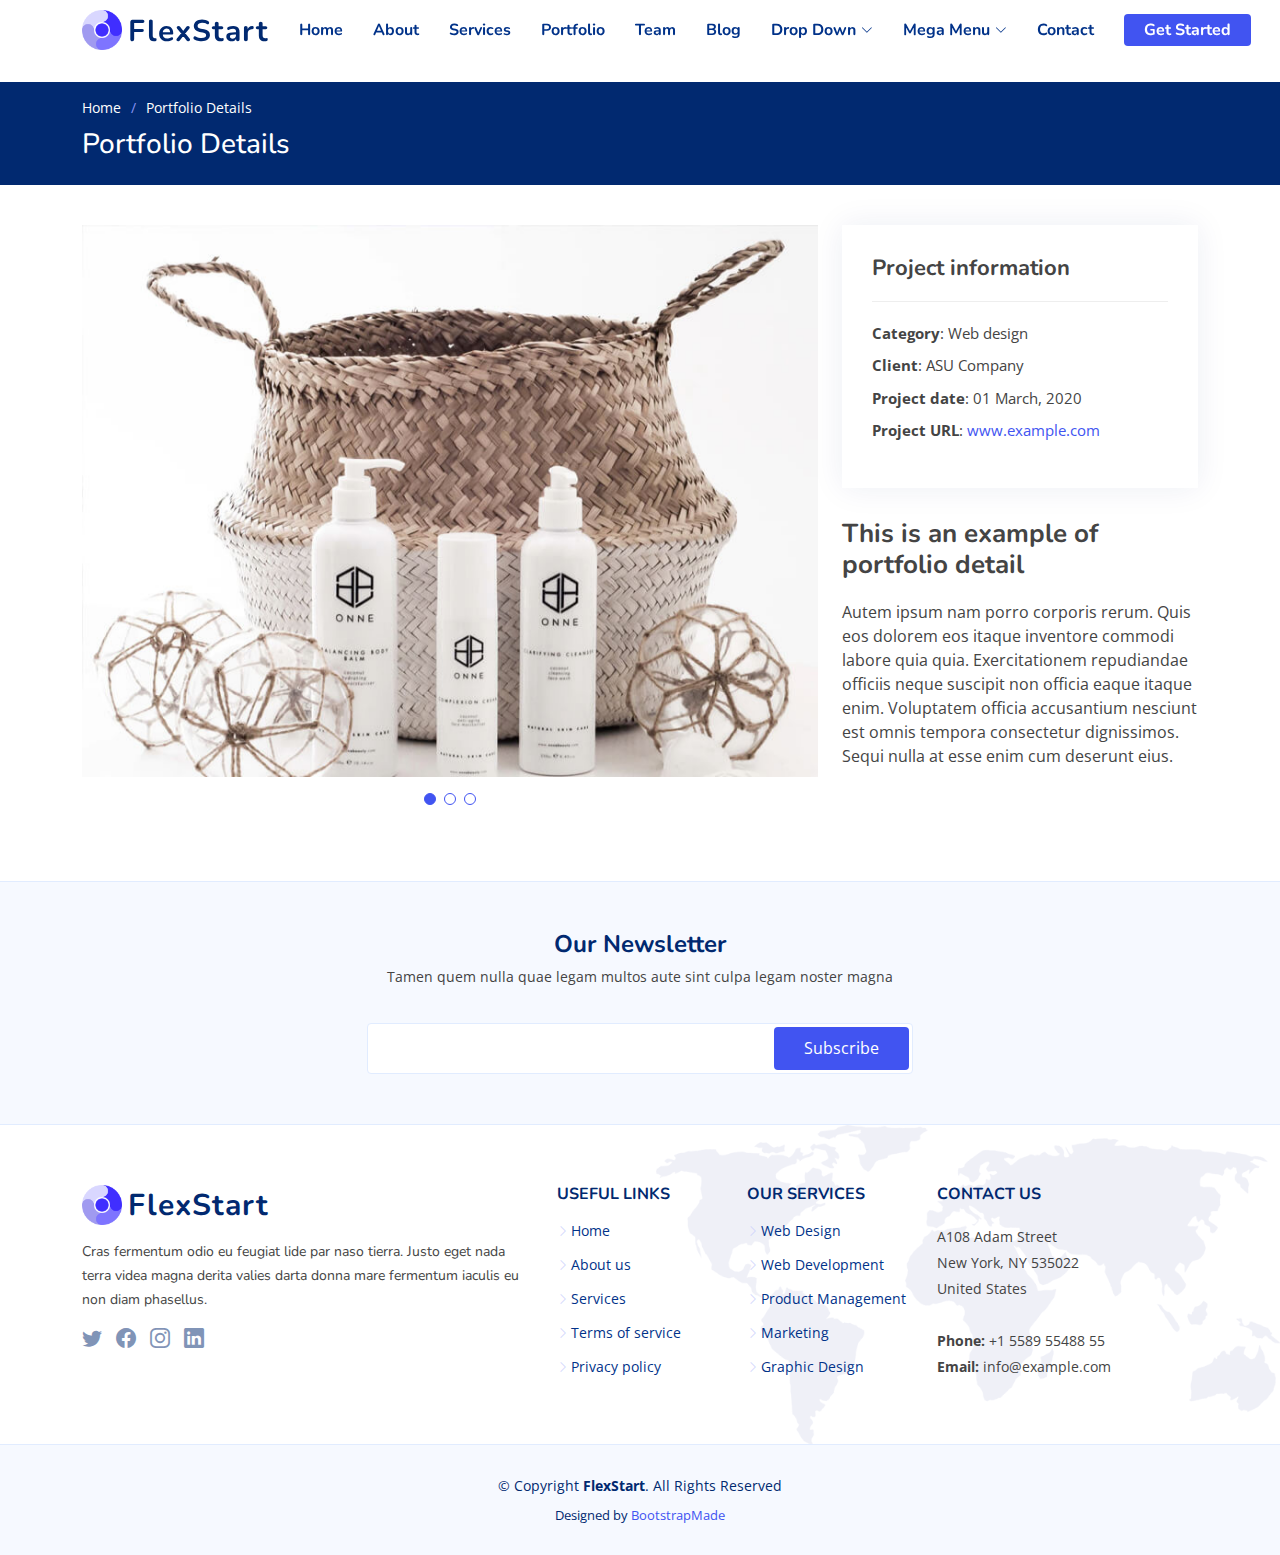
<file: portfolio-details.html>
<!DOCTYPE html>
<html lang="en">

<head>
  <meta charset="utf-8">
  <meta content="width=device-width, initial-scale=1.0" name="viewport">

  <title>Portfolio Details - FlexStart Bootstrap Template</title>
  <meta content="" name="description">
  <meta content="" name="keywords">

  <!-- Favicons -->
  <link href="assets/img/favicon.png" rel="icon">
  <link href="assets/img/apple-touch-icon.png" rel="apple-touch-icon">

  <!-- Google Fonts -->
  <link href="https://fonts.googleapis.com/css?family=Open+Sans:300,300i,400,400i,600,600i,700,700i|Nunito:300,300i,400,400i,600,600i,700,700i|Poppins:300,300i,400,400i,500,500i,600,600i,700,700i" rel="stylesheet">

  <!-- Vendor CSS Files -->
  <link href="assets/vendor/aos/aos.css" rel="stylesheet">
  <link href="assets/vendor/bootstrap/css/bootstrap.min.css" rel="stylesheet">
  <link href="assets/vendor/bootstrap-icons/bootstrap-icons.css" rel="stylesheet">
  <link href="assets/vendor/glightbox/css/glightbox.min.css" rel="stylesheet">
  <link href="assets/vendor/remixicon/remixicon.css" rel="stylesheet">
  <link href="assets/vendor/swiper/swiper-bundle.min.css" rel="stylesheet">

  <!-- Template Main CSS File -->
  <link href="assets/css/style.css" rel="stylesheet">

  <!-- =======================================================
  * Template Name: FlexStart
  * Updated: Jun 19 2023 with Bootstrap v5.3.0
  * Template URL: https://bootstrapmade.com/flexstart-bootstrap-startup-template/
  * Author: BootstrapMade.com
  * License: https://bootstrapmade.com/license/
  ======================================================== -->
</head>

<body>

  <!-- ======= Header ======= -->
  <header id="header" class="header fixed-top">
    <div class="container-fluid container-xl d-flex align-items-center justify-content-between">

      <a href="index.html" class="logo d-flex align-items-center">
        <img src="assets/img/logo.png" alt="">
        <span>FlexStart</span>
      </a>

      <nav id="navbar" class="navbar">
        <ul>
          <li><a class="nav-link scrollto " href="#hero">Home</a></li>
          <li><a class="nav-link scrollto" href="#about">About</a></li>
          <li><a class="nav-link scrollto" href="#services">Services</a></li>
          <li><a class="nav-link scrollto" href="#portfolio">Portfolio</a></li>
          <li><a class="nav-link scrollto" href="#team">Team</a></li>
          <li><a href="blog.html">Blog</a></li>
          <li class="dropdown"><a href="#"><span>Drop Down</span> <i class="bi bi-chevron-down"></i></a>
            <ul>
              <li><a href="#">Drop Down 1</a></li>
              <li class="dropdown"><a href="#"><span>Deep Drop Down</span> <i class="bi bi-chevron-right"></i></a>
                <ul>
                  <li><a href="#">Deep Drop Down 1</a></li>
                  <li><a href="#">Deep Drop Down 2</a></li>
                  <li><a href="#">Deep Drop Down 3</a></li>
                  <li><a href="#">Deep Drop Down 4</a></li>
                  <li><a href="#">Deep Drop Down 5</a></li>
                </ul>
              </li>
              <li><a href="#">Drop Down 2</a></li>
              <li><a href="#">Drop Down 3</a></li>
              <li><a href="#">Drop Down 4</a></li>
            </ul>
          </li>

          <li class="dropdown megamenu"><a href="#"><span>Mega Menu</span> <i class="bi bi-chevron-down"></i></a>
            <ul>
              <li>
                <a href="#">Column 1 link 1</a>
                <a href="#">Column 1 link 2</a>
                <a href="#">Column 1 link 3</a>
              </li>
              <li>
                <a href="#">Column 2 link 1</a>
                <a href="#">Column 2 link 2</a>
                <a href="#">Column 3 link 3</a>
              </li>
              <li>
                <a href="#">Column 3 link 1</a>
                <a href="#">Column 3 link 2</a>
                <a href="#">Column 3 link 3</a>
              </li>
              <li>
                <a href="#">Column 4 link 1</a>
                <a href="#">Column 4 link 2</a>
                <a href="#">Column 4 link 3</a>
              </li>
            </ul>
          </li>

          <li><a class="nav-link scrollto" href="#contact">Contact</a></li>
          <li><a class="getstarted scrollto" href="#about">Get Started</a></li>
        </ul>
        <i class="bi bi-list mobile-nav-toggle"></i>
      </nav><!-- .navbar -->

    </div>
  </header><!-- End Header -->

  <main id="main">

    <!-- ======= Breadcrumbs ======= -->
    <section class="breadcrumbs">
      <div class="container">

        <ol>
          <li><a href="index.html">Home</a></li>
          <li>Portfolio Details</li>
        </ol>
        <h2>Portfolio Details</h2>

      </div>
    </section><!-- End Breadcrumbs -->

    <!-- ======= Portfolio Details Section ======= -->
    <section id="portfolio-details" class="portfolio-details">
      <div class="container">

        <div class="row gy-4">

          <div class="col-lg-8">
            <div class="portfolio-details-slider swiper">
              <div class="swiper-wrapper align-items-center">

                <div class="swiper-slide">
                  <img src="assets/img/portfolio/portfolio-1.jpg" alt="">
                </div>

                <div class="swiper-slide">
                  <img src="assets/img/portfolio/portfolio-2.jpg" alt="">
                </div>

                <div class="swiper-slide">
                  <img src="assets/img/portfolio/portfolio-3.jpg" alt="">
                </div>

              </div>
              <div class="swiper-pagination"></div>
            </div>
          </div>

          <div class="col-lg-4">
            <div class="portfolio-info">
              <h3>Project information</h3>
              <ul>
                <li><strong>Category</strong>: Web design</li>
                <li><strong>Client</strong>: ASU Company</li>
                <li><strong>Project date</strong>: 01 March, 2020</li>
                <li><strong>Project URL</strong>: <a href="#">www.example.com</a></li>
              </ul>
            </div>
            <div class="portfolio-description">
              <h2>This is an example of portfolio detail</h2>
              <p>
                Autem ipsum nam porro corporis rerum. Quis eos dolorem eos itaque inventore commodi labore quia quia. Exercitationem repudiandae officiis neque suscipit non officia eaque itaque enim. Voluptatem officia accusantium nesciunt est omnis tempora consectetur dignissimos. Sequi nulla at esse enim cum deserunt eius.
              </p>
            </div>
          </div>

        </div>

      </div>
    </section><!-- End Portfolio Details Section -->

  </main><!-- End #main -->

  <!-- ======= Footer ======= -->
  <footer id="footer" class="footer">

    <div class="footer-newsletter">
      <div class="container">
        <div class="row justify-content-center">
          <div class="col-lg-12 text-center">
            <h4>Our Newsletter</h4>
            <p>Tamen quem nulla quae legam multos aute sint culpa legam noster magna</p>
          </div>
          <div class="col-lg-6">
            <form action="" method="post">
              <input type="email" name="email"><input type="submit" value="Subscribe">
            </form>
          </div>
        </div>
      </div>
    </div>

    <div class="footer-top">
      <div class="container">
        <div class="row gy-4">
          <div class="col-lg-5 col-md-12 footer-info">
            <a href="index.html" class="logo d-flex align-items-center">
              <img src="assets/img/logo.png" alt="">
              <span>FlexStart</span>
            </a>
            <p>Cras fermentum odio eu feugiat lide par naso tierra. Justo eget nada terra videa magna derita valies darta donna mare fermentum iaculis eu non diam phasellus.</p>
            <div class="social-links mt-3">
              <a href="#" class="twitter"><i class="bi bi-twitter"></i></a>
              <a href="#" class="facebook"><i class="bi bi-facebook"></i></a>
              <a href="#" class="instagram"><i class="bi bi-instagram"></i></a>
              <a href="#" class="linkedin"><i class="bi bi-linkedin"></i></a>
            </div>
          </div>

          <div class="col-lg-2 col-6 footer-links">
            <h4>Useful Links</h4>
            <ul>
              <li><i class="bi bi-chevron-right"></i> <a href="#">Home</a></li>
              <li><i class="bi bi-chevron-right"></i> <a href="#">About us</a></li>
              <li><i class="bi bi-chevron-right"></i> <a href="#">Services</a></li>
              <li><i class="bi bi-chevron-right"></i> <a href="#">Terms of service</a></li>
              <li><i class="bi bi-chevron-right"></i> <a href="#">Privacy policy</a></li>
            </ul>
          </div>

          <div class="col-lg-2 col-6 footer-links">
            <h4>Our Services</h4>
            <ul>
              <li><i class="bi bi-chevron-right"></i> <a href="#">Web Design</a></li>
              <li><i class="bi bi-chevron-right"></i> <a href="#">Web Development</a></li>
              <li><i class="bi bi-chevron-right"></i> <a href="#">Product Management</a></li>
              <li><i class="bi bi-chevron-right"></i> <a href="#">Marketing</a></li>
              <li><i class="bi bi-chevron-right"></i> <a href="#">Graphic Design</a></li>
            </ul>
          </div>

          <div class="col-lg-3 col-md-12 footer-contact text-center text-md-start">
            <h4>Contact Us</h4>
            <p>
              A108 Adam Street <br>
              New York, NY 535022<br>
              United States <br><br>
              <strong>Phone:</strong> +1 5589 55488 55<br>
              <strong>Email:</strong> info@example.com<br>
            </p>

          </div>

        </div>
      </div>
    </div>

    <div class="container">
      <div class="copyright">
        &copy; Copyright <strong><span>FlexStart</span></strong>. All Rights Reserved
      </div>
      <div class="credits">
        <!-- All the links in the footer should remain intact. -->
        <!-- You can delete the links only if you purchased the pro version. -->
        <!-- Licensing information: https://bootstrapmade.com/license/ -->
        <!-- Purchase the pro version with working PHP/AJAX contact form: https://bootstrapmade.com/flexstart-bootstrap-startup-template/ -->
        Designed by <a href="https://bootstrapmade.com/">BootstrapMade</a>
      </div>
    </div>
  </footer><!-- End Footer -->

  <a href="#" class="back-to-top d-flex align-items-center justify-content-center"><i class="bi bi-arrow-up-short"></i></a>

  <!-- Vendor JS Files -->
  <script src="assets/vendor/purecounter/purecounter_vanilla.js"></script>
  <script src="assets/vendor/aos/aos.js"></script>
  <script src="assets/vendor/bootstrap/js/bootstrap.bundle.min.js"></script>
  <script src="assets/vendor/glightbox/js/glightbox.min.js"></script>
  <script src="assets/vendor/isotope-layout/isotope.pkgd.min.js"></script>
  <script src="assets/vendor/swiper/swiper-bundle.min.js"></script>
  <script src="assets/vendor/php-email-form/validate.js"></script>

  <!-- Template Main JS File -->
  <script src="assets/js/main.js"></script>

</body>

</html>
</file>
<file: assets/css/style.css>
/**
* Template Name: FlexStart
* Updated: Jun 19 2023 with Bootstrap v5.3.0
* Template URL: https://bootstrapmade.com/flexstart-bootstrap-startup-template/
* Author: BootstrapMade.com
* License: https://bootstrapmade.com/license/
*/

/*--------------------------------------------------------------
# General
--------------------------------------------------------------*/
:root {
  scroll-behavior: smooth;
}

body {
  font-family: "Open Sans", sans-serif;
  color: #444444;
}

a {
  color: #4154f1;
  text-decoration: none;
}

a:hover {
  color: #717ff5;
  text-decoration: none;
}

h1,
h2,
h3,
h4,
h5,
h6 {
  font-family: "Nunito", sans-serif;
}

/*--------------------------------------------------------------
# Sections
--------------------------------------------------------------*/
section {
  padding: 60px 0;
  overflow: hidden;
}

.section-header {
  text-align: center;
  padding-bottom: 40px;
}

.section-header h2 {
  font-size: 13px;
  letter-spacing: 1px;
  font-weight: 700;
  margin: 0;
  color: #4154f1;
  text-transform: uppercase;
}

.section-header p {
  margin: 10px 0 0 0;
  padding: 0;
  font-size: 38px;
  line-height: 42px;
  font-weight: 700;
  color: #012970;
}

@media (max-width: 768px) {
  .section-header p {
    font-size: 28px;
    line-height: 32px;
  }
}

/*--------------------------------------------------------------
# Breadcrumbs
--------------------------------------------------------------*/
.breadcrumbs {
  padding: 15px 0;
  background: #012970;
  min-height: 40px;
  margin-top: 82px;
  color: #fff;
}

@media (max-width: 992px) {
  .breadcrumbs {
    margin-top: 57px;
  }
}

.breadcrumbs h2 {
  font-size: 28px;
  font-weight: 500;
}

.breadcrumbs ol {
  display: flex;
  flex-wrap: wrap;
  list-style: none;
  padding: 0 0 10px 0;
  margin: 0;
  font-size: 14px;
}

.breadcrumbs ol a {
  color: #fff;
  transition: 0.3s;
}

.breadcrumbs ol a:hover {
  text-decoration: underline;
}

.breadcrumbs ol li+li {
  padding-left: 10px;
}

.breadcrumbs ol li+li::before {
  display: inline-block;
  padding-right: 10px;
  color: #8894f6;
  content: "/";
}

/*--------------------------------------------------------------
# Back to top button
--------------------------------------------------------------*/
.back-to-top {
  position: fixed;
  visibility: hidden;
  opacity: 0;
  right: 15px;
  bottom: 15px;
  z-index: 99999;
  background: #4154f1;
  width: 40px;
  height: 40px;
  border-radius: 4px;
  transition: all 0.4s;
}

.back-to-top i {
  font-size: 24px;
  color: #fff;
  line-height: 0;
}

.back-to-top:hover {
  background: #6776f4;
  color: #fff;
}

.back-to-top.active {
  visibility: visible;
  opacity: 1;
}

/*--------------------------------------------------------------
# Disable aos animation delay on mobile devices
--------------------------------------------------------------*/
@media screen and (max-width: 768px) {
  [data-aos-delay] {
    transition-delay: 0 !important;
  }
}

/*--------------------------------------------------------------
# Header
--------------------------------------------------------------*/
.header {
  transition: all 0.5s;
  z-index: 997;
  /* padding: 20px 0; */
}

.header.header-scrolled {
  background: #fff;
  padding: 5px 0;
  /* padding: 15px 0; */
  box-shadow: 0px 2px 20px rgba(1, 41, 112, 0.1);
}

.header .logo {
  line-height: 0;
}

.header .logo img {
  max-height: 40px;
  margin-right: 6px;
}

.header .logo span {
  font-size: 30px;
  font-weight: 700;
  letter-spacing: 1px;
  color: #012970;
  font-family: "Nunito", sans-serif;
  margin-top: 3px;
}

/*--------------------------------------------------------------
# Navigation Menu
--------------------------------------------------------------*/
/**
* Desktop Navigation 
*/
.navbar {
  /* padding: 0; */
}

.navbar ul {
  margin: 0;
  padding: 0;
  display: flex;
  list-style: none;
  align-items: center;
}

.navbar li {
  position: relative;
}

.navbar a,
.navbar a:focus {
  display: flex;
  align-items: center;
  justify-content: space-between;
  padding: 10px 0 10px 30px;
  font-family: "Nunito", sans-serif;
  font-size: 16px;
  font-weight: 700;
  color: #013289;
  white-space: nowrap;
  transition: 0.3s;
}

.navbar a i,
.navbar a:focus i {
  font-size: 12px;
  line-height: 0;
  margin-left: 5px;
}

.navbar a:hover,
.navbar .active,
.navbar .active:focus,
.navbar li:hover>a {
  color: #4154f1;
}

.navbar .getstarted,
.navbar .getstarted:focus {
  background: #4154f1;
  padding: 4px 20px;
  /* padding: 8px 20px; */
  margin-left: 30px;
  border-radius: 4px;
  color: #fff;
}

.navbar .getstarted:hover,
.navbar .getstarted:focus:hover {
  color: #fff;
  background: #5969f3;
}

.navbar .dropdown ul {
  display: block;
  position: absolute;
  left: 14px;
  top: calc(100% + 30px);
  margin: 0;
  padding: 10px 0;
  z-index: 99;
  opacity: 0;
  visibility: hidden;
  background: #fff;
  box-shadow: 0px 0px 30px rgba(127, 137, 161, 0.25);
  transition: 0.3s;
  border-radius: 4px;
}

.navbar .dropdown ul li {
  min-width: 200px;
}

.navbar .dropdown ul a {
  padding: 10px 20px;
  font-size: 15px;
  text-transform: none;
  font-weight: 600;
}

.navbar .dropdown ul a i {
  font-size: 12px;
}

.navbar .dropdown ul a:hover,
.navbar .dropdown ul .active:hover,
.navbar .dropdown ul li:hover>a {
  color: #4154f1;
}

.navbar .dropdown:hover>ul {
  opacity: 1;
  top: 100%;
  visibility: visible;
}

.navbar .megamenu {
  position: static;
}

.navbar .megamenu ul {
  margin-top: 5px;
  right: 0;
  padding: 10px;
  display: flex;
}

.navbar .megamenu ul li {
  flex: 1;
}

.navbar .megamenu ul li a,
.navbar .megamenu ul li:hover>a {
  color: #013289;
}

.navbar .megamenu ul li a:hover,
.navbar .megamenu ul li .active,
.navbar .megamenu ul li .active:hover {
  color: #4154f1;
}

.navbar .dropdown .dropdown ul {
  top: 0;
  left: calc(100% - 30px);
  visibility: hidden;
}

.navbar .dropdown .dropdown:hover>ul {
  opacity: 1;
  top: 0;
  left: 100%;
  visibility: visible;
}

@media (max-width: 1366px) {
  .navbar .dropdown .dropdown ul {
    left: -90%;
  }

  .navbar .dropdown .dropdown:hover>ul {
    left: -100%;
  }
}

/**
* Mobile Navigation 
*/
.mobile-nav-toggle {
  color: #012970;
  font-size: 28px;
  cursor: pointer;
  display: none;
  line-height: 0;
  transition: 0.5s;
}

.mobile-nav-toggle.bi-x {
  color: #fff;
}

@media (max-width: 1200px) {
  .mobile-nav-toggle {
    display: block;
  }

  .navbar ul {
    display: none;
  }
}

.navbar-mobile {
  position: fixed;
  overflow: hidden;
  top: 0;
  right: 0;
  left: 0;
  bottom: 0;
  background: rgba(1, 22, 61, 0.9);
  transition: 0.3s;
}

.navbar-mobile .mobile-nav-toggle {
  position: absolute;
  top: 15px;
  right: 15px;
}

.navbar-mobile ul {
  display: block;
  position: absolute;
  top: 55px;
  right: 15px;
  bottom: 15px;
  left: 15px;
  padding: 10px 0;
  border-radius: 10px;
  background-color: #fff;
  overflow-y: auto;
  transition: 0.3s;
}

.navbar-mobile a,
.navbar-mobile a:focus {
  padding: 10px 20px;
  font-size: 15px;
  color: #012970;
}

.navbar-mobile a:hover,
.navbar-mobile .active,
.navbar-mobile li:hover>a {
  color: #4154f1;
}

.navbar-mobile .getstarted,
.navbar-mobile .getstarted:focus {
  margin: 15px;
}

.navbar-mobile .dropdown ul {
  position: static;
  display: none;
  margin: 10px 20px;
  padding: 10px 0;
  z-index: 99;
  opacity: 1;
  visibility: visible;
  background: #fff;
  box-shadow: 0px 0px 30px rgba(127, 137, 161, 0.25);
}

.navbar-mobile .dropdown ul li {
  min-width: 200px;
}

.navbar-mobile .dropdown ul a {
  padding: 10px 20px;
}

.navbar-mobile .dropdown ul a i {
  font-size: 12px;
}

.navbar-mobile .dropdown ul a:hover,
.navbar-mobile .dropdown ul .active:hover,
.navbar-mobile .dropdown ul li:hover>a {
  color: #4154f1;
}

.navbar-mobile .dropdown>.dropdown-active {
  display: block;
}

/*--------------------------------------------------------------
# Hero Section
--------------------------------------------------------------*/
.hero {
  width: 100%;
  height: 100vh;
  background: url(../img/hero-bg.png) top center no-repeat;
  background-size: cover;
}

.hero h1 {
  margin: 0;
  font-size: 48px;
  font-weight: 700;
  color: #012970;
}

.hero h2 {
  color: #444444;
  margin: 15px 0 0 0;
  font-size: 26px;
}

.hero .btn-get-started {
  margin-top: 30px;
  line-height: 0;
  padding: 15px 40px;
  border-radius: 4px;
  transition: 0.5s;
  color: #fff;
  background: #4154f1;
  box-shadow: 0px 5px 30px rgba(65, 84, 241, 0.4);
}

.hero .btn-get-started span {
  font-family: "Nunito", sans-serif;
  font-weight: 600;
  font-size: 16px;
  letter-spacing: 1px;
}

.hero .btn-get-started i {
  margin-left: 5px;
  font-size: 18px;
  transition: 0.3s;
}

.hero .btn-get-started:hover i {
  transform: translateX(5px);
}

.hero .hero-img {
  text-align: right;
}

@media (min-width: 1024px) {
  .hero {
    background-attachment: fixed;
  }
}

@media (max-width: 991px) {
  .hero {
    height: auto;
    padding: 120px 0 60px 0;
  }

  .hero .hero-img {
    text-align: center;
    margin-top: 80px;
  }

  .hero .hero-img img {
    width: 80%;
  }
}

@media (max-width: 768px) {
  .hero {
    text-align: center;
  }

  .hero h1 {
    font-size: 32px;
  }

  .hero h2 {
    font-size: 24px;
  }

  .hero .hero-img img {
    width: 100%;
  }
}

/*--------------------------------------------------------------
# Index Page
--------------------------------------------------------------*/
/*--------------------------------------------------------------
# About
--------------------------------------------------------------*/
.about .content {
  background-color: #f6f9ff;
  padding: 40px;
}

.about h3 {
  font-size: 14px;
  font-weight: 700;
  color: #4154f1;
  text-transform: uppercase;
}

.about h2 {
  font-size: 24px;
  font-weight: 700;
  color: #012970;
}

.about p {
  margin: 15px 0 30px 0;
  line-height: 24px;
}

.about .btn-read-more {
  line-height: 0;
  padding: 15px 40px;
  border-radius: 4px;
  transition: 0.5s;
  color: #fff;
  background: #4154f1;
  box-shadow: 0px 5px 25px rgba(65, 84, 241, 0.3);
}

.about .btn-read-more span {
  font-family: "Nunito", sans-serif;
  font-weight: 600;
  font-size: 16px;
  letter-spacing: 1px;
}

.about .btn-read-more i {
  margin-left: 5px;
  font-size: 18px;
  transition: 0.3s;
}

.about .btn-read-more:hover i {
  transform: translateX(5px);
}

/*--------------------------------------------------------------
# Values
--------------------------------------------------------------*/
.values .box {
  padding: 30px;
  box-shadow: 0px 0 5px rgba(1, 41, 112, 0.08);
  text-align: center;
  transition: 0.3s;
  height: 100%;
}

.values .box img {
  padding: 30px 50px;
  transition: 0.5s;
  transform: scale(1.1);
}

.values .box h3 {
  font-size: 24px;
  color: #012970;
  font-weight: 700;
  margin-bottom: 18px;
}

.values .box:hover {
  box-shadow: 0px 0 30px rgba(1, 41, 112, 0.08);
}

.values .box:hover img {
  transform: scale(1);
}

/*--------------------------------------------------------------
# Counts
--------------------------------------------------------------*/
.counts {
  padding: 70px 0 60px;
}

.counts .count-box {
  display: flex;
  align-items: center;
  padding: 30px;
  width: 100%;
  background: #fff;
  box-shadow: 0px 0 30px rgba(1, 41, 112, 0.08);
}

.counts .count-box i {
  font-size: 42px;
  line-height: 0;
  margin-right: 20px;
  color: #4154f1;
}

.counts .count-box span {
  font-size: 36px;
  display: block;
  font-weight: 600;
  color: #0b198f;
}

.counts .count-box p {
  padding: 0;
  margin: 0;
  font-family: "Nunito", sans-serif;
  font-size: 14px;
}

/*--------------------------------------------------------------
# Features
--------------------------------------------------------------*/
.features .feature-box {
  padding: 24px 20px;
  box-shadow: 0px 0 30px rgba(1, 41, 112, 0.08);
  transition: 0.3s;
  height: 100%;
}

.features .feature-box h3 {
  font-size: 18px;
  color: #012970;
  font-weight: 700;
  margin: 0;
}

.features .feature-box i {
  line-height: 0;
  background: #ecf3ff;
  padding: 4px;
  margin-right: 10px;
  font-size: 24px;
  border-radius: 3px;
  transition: 0.3s;
}

.features .feature-box:hover i {
  background: #4154f1;
  color: #fff;
}

.features .feture-tabs {
  margin-top: 120px;
}

.features .feture-tabs h3 {
  color: #012970;
  font-weight: 700;
  font-size: 32px;
  margin-bottom: 10px;
}

@media (max-width: 768px) {
  .features .feture-tabs h3 {
    font-size: 28px;
  }
}

.features .feture-tabs .nav-pills {
  border-bottom: 1px solid #eee;
}

.features .feture-tabs .nav-link {
  background: none;
  text-transform: uppercase;
  font-size: 15px;
  font-weight: 600;
  color: #012970;
  padding: 12px 0;
  margin-right: 25px;
  margin-bottom: -2px;
  border-radius: 0;
}

.features .feture-tabs .nav-link.active {
  color: #4154f1;
  border-bottom: 3px solid #4154f1;
}

.features .feture-tabs .tab-content h4 {
  font-size: 18px;
  margin: 0;
  font-weight: 700;
  color: #012970;
}

.features .feture-tabs .tab-content i {
  font-size: 24px;
  line-height: 0;
  margin-right: 8px;
  color: #4154f1;
}

.features .feature-icons {
  margin-top: 120px;
}

.features .feature-icons h3 {
  color: #012970;
  font-weight: 700;
  font-size: 32px;
  margin-bottom: 20px;
  text-align: center;
}

@media (max-width: 768px) {
  .features .feature-icons h3 {
    font-size: 28px;
  }
}

.features .feature-icons .content .icon-box {
  display: flex;
}

.features .feature-icons .content .icon-box h4 {
  font-size: 20px;
  font-weight: 700;
  margin: 0 0 10px 0;
  color: #012970;
}

.features .feature-icons .content .icon-box i {
  font-size: 44px;
  line-height: 44px;
  color: #0245bc;
  margin-right: 15px;
}

.features .feature-icons .content .icon-box p {
  font-size: 15px;
  color: #848484;
}

/*--------------------------------------------------------------
# Services
--------------------------------------------------------------*/
.services .service-box {
  box-shadow: 0px 0 30px rgba(1, 41, 112, 0.08);
  height: 100%;
  padding: 60px 30px;
  text-align: center;
  transition: 0.3s;
  border-radius: 5px;
}

.services .service-box .icon {
  font-size: 36px;
  padding: 40px 20px;
  border-radius: 4px;
  position: relative;
  margin-bottom: 25px;
  display: inline-block;
  line-height: 0;
  transition: 0.3s;
}

.services .service-box h3 {
  color: #444444;
  font-weight: 700;
}

.services .service-box .read-more {
  display: inline-flex;
  align-items: center;
  justify-content: center;
  font-weight: 600;
  font-size: 16px;
  padding: 8px 20px;
}

.services .service-box .read-more i {
  line-height: 0;
  margin-left: 5px;
  font-size: 18px;
}

.services .service-box.blue {
  border-bottom: 3px solid #2db6fa;
}

.services .service-box.blue .icon {
  color: #2db6fa;
  background: #dbf3fe;
}

.services .service-box.blue .read-more {
  color: #2db6fa;
}

.services .service-box.blue:hover {
  background: #2db6fa;
}

.services .service-box.orange {
  border-bottom: 3px solid #f68c09;
}

.services .service-box.orange .icon {
  color: #f68c09;
  background: #fde3c4;
}

.services .service-box.orange .read-more {
  color: #f68c09;
}

.services .service-box.orange:hover {
  background: #f68c09;
}

.services .service-box.green {
  border-bottom: 3px solid #08da4e;
}

.services .service-box.green .icon {
  color: #08da4e;
  background: #cffddf;
}

.services .service-box.green .read-more {
  color: #08da4e;
}

.services .service-box.green:hover {
  background: #08da4e;
}

.services .service-box.red {
  border-bottom: 3px solid #e9222c;
}

.services .service-box.red .icon {
  color: #e9222c;
  background: #fef7f8;
}

.services .service-box.red .read-more {
  color: #e9222c;
}

.services .service-box.red:hover {
  background: #e9222c;
}

.services .service-box.purple {
  border-bottom: 3px solid #b50edf;
}

.services .service-box.purple .icon {
  color: #b50edf;
  background: #f8e4fd;
}

.services .service-box.purple .read-more {
  color: #b50edf;
}

.services .service-box.purple:hover {
  background: #b50edf;
}

.services .service-box.pink {
  border-bottom: 3px solid #f51f9c;
}

.services .service-box.pink .icon {
  color: #f51f9c;
  background: #feecf7;
}

.services .service-box.pink .read-more {
  color: #f51f9c;
}

.services .service-box.pink:hover {
  background: #f51f9c;
}

.services .service-box:hover h3,
.services .service-box:hover p,
.services .service-box:hover .read-more {
  color: #fff;
}

.services .service-box:hover .icon {
  background: #fff;
}

/*--------------------------------------------------------------
# Pricing
--------------------------------------------------------------*/
.pricing .box {
  padding: 40px 20px;
  background: #fff;
  text-align: center;
  box-shadow: 0px 0 30px rgba(1, 41, 112, 0.08);
  border-radius: 4px;
  position: relative;
  overflow: hidden;
  transition: 0.3s;
}

.pricing .box:hover {
  transform: scale(1.1);
  box-shadow: 0px 0 30px rgba(1, 41, 112, 0.1);
}

.pricing h3 {
  font-weight: 700;
  font-size: 18px;
  margin-bottom: 15px;
}

.pricing .price {
  font-size: 36px;
  color: #444444;
  font-weight: 600;
  font-family: "Poppins", sans-serif;
}

.pricing .price sup {
  font-size: 20px;
  top: -15px;
  left: -3px;
}

.pricing .price span {
  color: #bababa;
  font-size: 16px;
  font-weight: 300;
}

.pricing img {
  padding: 30px 40px;
}

.pricing ul {
  padding: 0;
  list-style: none;
  color: #444444;
  text-align: center;
  line-height: 26px;
  font-size: 16px;
  margin-bottom: 25px;
}

.pricing ul li {
  padding-bottom: 10px;
}

.pricing ul .na {
  color: #ccc;
  text-decoration: line-through;
}

.pricing .btn-buy {
  display: inline-block;
  padding: 8px 40px 10px 40px;
  border-radius: 50px;
  color: #4154f1;
  transition: none;
  font-size: 16px;
  font-weight: 400;
  font-family: "Nunito", sans-serif;
  font-weight: 600;
  transition: 0.3s;
  border: 1px solid #4154f1;
}

.pricing .btn-buy:hover {
  background: #4154f1;
  color: #fff;
}

.pricing .featured {
  width: 200px;
  position: absolute;
  top: 18px;
  right: -68px;
  transform: rotate(45deg);
  z-index: 1;
  font-size: 14px;
  padding: 1px 0 3px 0;
  background: #4154f1;
  color: #fff;
}

/*--------------------------------------------------------------
# F.A.Q
--------------------------------------------------------------*/
.faq .accordion-collapse {
  border: 0;
}

.faq .accordion-button {
  padding: 15px 15px 20px 0;
  font-weight: 600;
  border: 0;
  font-size: 18px;
  color: #444444;
  text-align: left;
}

.faq .accordion-button:focus {
  box-shadow: none;
}

.faq .accordion-button:not(.collapsed) {
  background: none;
  color: #4154f1;
  border-bottom: 0;
}

.faq .accordion-body {
  padding: 0 0 25px 0;
  border: 0;
}

/*--------------------------------------------------------------
# Portfolio
--------------------------------------------------------------*/
.portfolio #portfolio-flters {
  padding: 0;
  margin: 0 auto 25px auto;
  list-style: none;
  text-align: center;
  background: white;
  border-radius: 50px;
  padding: 2px 15px;
}

.portfolio #portfolio-flters li {
  cursor: pointer;
  display: inline-block;
  padding: 8px 20px 10px 20px;
  font-size: 15px;
  font-weight: 600;
  line-height: 1;
  color: #444444;
  margin: 0 4px 8px 4px;
  transition: 0.3s;
  border-radius: 50px;
  border: 1px solid #fff;
}

.portfolio #portfolio-flters li:hover,
.portfolio #portfolio-flters li.filter-active {
  color: #4154f1;
  border-color: #4154f1;
}

.portfolio #portfolio-flters li:last-child {
  margin-right: 0;
}

.portfolio .portfolio-wrap {
  transition: 0.3s;
  position: relative;
  overflow: hidden;
  z-index: 1;
  background: rgba(255, 255, 255, 0.75);
}

.portfolio .portfolio-wrap::before {
  content: "";
  background: rgba(255, 255, 255, 0.75);
  position: absolute;
  left: 30px;
  right: 30px;
  top: 30px;
  bottom: 30px;
  transition: all ease-in-out 0.3s;
  z-index: 2;
  opacity: 0;
}

.portfolio .portfolio-wrap img {
  transition: 1s;
}

.portfolio .portfolio-wrap .portfolio-info {
  opacity: 0;
  position: absolute;
  top: 0;
  left: 0;
  right: 0;
  bottom: 0;
  text-align: center;
  z-index: 3;
  transition: all ease-in-out 0.3s;
  display: flex;
  flex-direction: column;
  justify-content: center;
  align-items: center;
}

.portfolio .portfolio-wrap .portfolio-info::before {
  display: block;
  content: "";
  width: 48px;
  height: 48px;
  position: absolute;
  top: 35px;
  left: 35px;
  border-top: 3px solid rgba(1, 41, 112, 0.2);
  border-left: 3px solid rgba(1, 41, 112, 0.2);
  transition: all 0.5s ease 0s;
  z-index: 9994;
}

.portfolio .portfolio-wrap .portfolio-info::after {
  display: block;
  content: "";
  width: 48px;
  height: 48px;
  position: absolute;
  bottom: 35px;
  right: 35px;
  border-bottom: 3px solid rgba(1, 41, 112, 0.2);
  border-right: 3px solid rgba(1, 41, 112, 0.2);
  transition: all 0.5s ease 0s;
  z-index: 9994;
}

.portfolio .portfolio-wrap .portfolio-info h4 {
  font-size: 20px;
  color: #012970;
  font-weight: 700;
}

.portfolio .portfolio-wrap .portfolio-info p {
  color: #012970;
  font-weight: 600;
  font-size: 14px;
  text-transform: uppercase;
  padding: 0;
  margin: 0;
}

.portfolio .portfolio-wrap .portfolio-links {
  text-align: center;
  z-index: 4;
}

.portfolio .portfolio-wrap .portfolio-links a {
  color: #fff;
  background: #4154f1;
  margin: 10px 2px;
  width: 36px;
  height: 36px;
  display: inline-flex;
  align-items: center;
  justify-content: center;
  border-radius: 50%;
  transition: 0.3s;
}

.portfolio .portfolio-wrap .portfolio-links a i {
  font-size: 24px;
  line-height: 0;
}

.portfolio .portfolio-wrap .portfolio-links a:hover {
  background: #5969f3;
}

.portfolio .portfolio-wrap:hover img {
  transform: scale(1.1);
}

.portfolio .portfolio-wrap:hover::before {
  top: 0;
  left: 0;
  right: 0;
  bottom: 0;
  opacity: 1;
}

.portfolio .portfolio-wrap:hover .portfolio-info {
  opacity: 1;
}

.portfolio .portfolio-wrap:hover .portfolio-info::before {
  top: 15px;
  left: 15px;
}

.portfolio .portfolio-wrap:hover .portfolio-info::after {
  bottom: 15px;
  right: 15px;
}

/*--------------------------------------------------------------
# Portfolio Details
--------------------------------------------------------------*/
.portfolio-details {
  padding-top: 40px;
}

.portfolio-details .portfolio-details-slider img {
  width: 100%;
}

.portfolio-details .portfolio-details-slider .swiper-pagination {
  margin-top: 20px;
  position: relative;
}

.portfolio-details .portfolio-details-slider .swiper-pagination .swiper-pagination-bullet {
  width: 12px;
  height: 12px;
  background-color: #fff;
  opacity: 1;
  border: 1px solid #4154f1;
}

.portfolio-details .portfolio-details-slider .swiper-pagination .swiper-pagination-bullet-active {
  background-color: #4154f1;
}

.portfolio-details .portfolio-info {
  padding: 30px;
  box-shadow: 0px 0 30px rgba(1, 41, 112, 0.08);
}

.portfolio-details .portfolio-info h3 {
  font-size: 22px;
  font-weight: 700;
  margin-bottom: 20px;
  padding-bottom: 20px;
  border-bottom: 1px solid #eee;
}

.portfolio-details .portfolio-info ul {
  list-style: none;
  padding: 0;
  font-size: 15px;
}

.portfolio-details .portfolio-info ul li+li {
  margin-top: 10px;
}

.portfolio-details .portfolio-description {
  padding-top: 30px;
}

.portfolio-details .portfolio-description h2 {
  font-size: 26px;
  font-weight: 700;
  margin-bottom: 20px;
}

.portfolio-details .portfolio-description p {
  padding: 0;
}

/*--------------------------------------------------------------
# Testimonials
--------------------------------------------------------------*/
.testimonials .testimonial-item {
  box-sizing: content-box;
  padding: 30px;
  margin: 40px 30px;
  box-shadow: 0px 0 20px rgba(1, 41, 112, 0.1);
  background: #fff;
  min-height: 320px;
  display: flex;
  flex-direction: column;
  text-align: center;
  transition: 0.3s;
}

.testimonials .testimonial-item .stars {
  margin-bottom: 15px;
}

.testimonials .testimonial-item .stars i {
  color: #ffc107;
  margin: 0 1px;
}

.testimonials .testimonial-item .testimonial-img {
  width: 90px;
  border-radius: 50%;
  border: 4px solid #fff;
  margin: 0 auto;
}

.testimonials .testimonial-item h3 {
  font-size: 18px;
  font-weight: bold;
  margin: 10px 0 5px 0;
  color: #111;
}

.testimonials .testimonial-item h4 {
  font-size: 14px;
  color: #999;
  margin: 0;
}

.testimonials .testimonial-item p {
  font-style: italic;
  margin: 0 auto 15px auto;
}

.testimonials .swiper-pagination {
  margin-top: 20px;
  position: relative;
}

.testimonials .swiper-pagination .swiper-pagination-bullet {
  width: 12px;
  height: 12px;
  background-color: #fff;
  opacity: 1;
  border: 1px solid #4154f1;
}

.testimonials .swiper-pagination .swiper-pagination-bullet-active {
  background-color: #4154f1;
}

.testimonials .swiper-slide {
  opacity: 0.3;
}

@media (max-width: 1199px) {
  .testimonials .swiper-slide-active {
    opacity: 1;
  }

  .testimonials .swiper-pagination {
    margin-top: 0;
  }
}

@media (min-width: 1200px) {
  .testimonials .swiper-slide-next {
    opacity: 1;
    transform: scale(1.12);
  }
}

/*--------------------------------------------------------------
# Team
--------------------------------------------------------------*/
.team {
  background: #fff;
  padding: 60px 0;
}

.team .member {
  overflow: hidden;
  text-align: center;
  border-radius: 5px;
  background: #fff;
  box-shadow: 0px 0 30px rgba(1, 41, 112, 0.08);
  transition: 0.3s;
}

.team .member .member-img {
  position: relative;
  overflow: hidden;
}

.team .member .member-img:after {
  position: absolute;
  content: "";
  left: 0;
  bottom: 0;
  height: 100%;
  width: 100%;
  background: url(../img/team-shape.svg) no-repeat center bottom;
  background-size: contain;
  z-index: 1;
}

.team .member .social {
  position: absolute;
  right: -100%;
  top: 30px;
  opacity: 0;
  border-radius: 4px;
  transition: 0.5s;
  background: rgba(255, 255, 255, 0.3);
  z-index: 2;
}

.team .member .social a {
  transition: color 0.3s;
  color: rgba(1, 41, 112, 0.5);
  margin: 15px 12px;
  display: block;
  line-height: 0;
  text-align: center;
}

.team .member .social a:hover {
  color: rgba(1, 41, 112, 0.8);
}

.team .member .social i {
  font-size: 18px;
}

.team .member .member-info {
  padding: 10px 15px 20px 15px;
}

.team .member .member-info h4 {
  font-weight: 700;
  margin-bottom: 5px;
  font-size: 20px;
  color: #012970;
}

.team .member .member-info span {
  display: block;
  font-size: 14px;
  font-weight: 400;
  color: #aaaaaa;
}

.team .member .member-info p {
  font-style: italic;
  font-size: 14px;
  padding-top: 15px;
  line-height: 26px;
  color: #5e5e5e;
}

.team .member:hover {
  transform: scale(1.08);
  box-shadow: 0px 0 30px rgba(1, 41, 112, 0.1);
}

.team .member:hover .social {
  right: 8px;
  opacity: 1;
}

/*--------------------------------------------------------------
# Clients
--------------------------------------------------------------*/
.clients .clients-slider .swiper-slide img {
  opacity: 0.5;
  transition: 0.3s;
}

.clients .clients-slider .swiper-slide img:hover {
  opacity: 1;
}

.clients .clients-slider .swiper-pagination {
  margin-top: 20px;
  position: relative;
}

.clients .clients-slider .swiper-pagination .swiper-pagination-bullet {
  width: 12px;
  height: 12px;
  background-color: #fff;
  opacity: 1;
  border: 1px solid #4154f1;
}

.clients .clients-slider .swiper-pagination .swiper-pagination-bullet-active {
  background-color: #4154f1;
}

/*--------------------------------------------------------------
# Recent Blog Posts
--------------------------------------------------------------*/
.recent-blog-posts .post-box {
  box-shadow: 0px 0 30px rgba(1, 41, 112, 0.08);
  transition: 0.3s;
  height: 100%;
  overflow: hidden;
  padding: 30px;
  border-radius: 8px;
  position: relative;
  display: flex;
  flex-direction: column;
}

.recent-blog-posts .post-box .post-img {
  overflow: hidden;
  margin: -30px -30px 15px -30px;
  position: relative;
}

.recent-blog-posts .post-box .post-img img {
  transition: 0.5s;
}

.recent-blog-posts .post-box .post-date {
  font-size: 16px;
  font-weight: 600;
  color: rgba(1, 41, 112, 0.6);
  display: block;
  margin-bottom: 10px;
}

.recent-blog-posts .post-box .post-title {
  font-size: 24px;
  color: #012970;
  font-weight: 700;
  margin-bottom: 18px;
  position: relative;
  transition: 0.3s;
}

.recent-blog-posts .post-box .readmore {
  display: flex;
  align-items: center;
  font-weight: 600;
  line-height: 1;
  transition: 0.3s;
}

.recent-blog-posts .post-box .readmore i {
  line-height: 0;
  margin-left: 4px;
  font-size: 18px;
}

.recent-blog-posts .post-box:hover .post-title {
  color: #4154f1;
}

.recent-blog-posts .post-box:hover .post-img img {
  transform: rotate(6deg) scale(1.2);
}

/*--------------------------------------------------------------
# Contact
--------------------------------------------------------------*/
.contact .info-box {
  color: #444444;
  background: #fafbff;
  padding: 30px;
}

.contact .info-box i {
  font-size: 38px;
  line-height: 0;
  color: #4154f1;
}

.contact .info-box h3 {
  font-size: 20px;
  color: #012970;
  font-weight: 700;
  margin: 20px 0 10px 0;
}

.contact .info-box p {
  padding: 0;
  line-height: 24px;
  font-size: 14px;
  margin-bottom: 0;
}

.contact .php-email-form {
  background: #fafbff;
  padding: 30px;
  height: 100%;
}

.contact .php-email-form .error-message {
  display: none;
  color: #fff;
  background: #ed3c0d;
  text-align: left;
  padding: 15px;
  margin-bottom: 24px;
  font-weight: 600;
}

.contact .php-email-form .sent-message {
  display: none;
  color: #fff;
  background: #18d26e;
  text-align: center;
  padding: 15px;
  margin-bottom: 24px;
  font-weight: 600;
}

.contact .php-email-form .loading {
  display: none;
  background: #fff;
  text-align: center;
  padding: 15px;
  margin-bottom: 24px;
}

.contact .php-email-form .loading:before {
  content: "";
  display: inline-block;
  border-radius: 50%;
  width: 24px;
  height: 24px;
  margin: 0 10px -6px 0;
  border: 3px solid #18d26e;
  border-top-color: #eee;
  animation: animate-loading 1s linear infinite;
}

.contact .php-email-form input,
.contact .php-email-form textarea {
  border-radius: 0;
  box-shadow: none;
  font-size: 14px;
  border-radius: 0;
}

.contact .php-email-form input:focus,
.contact .php-email-form textarea:focus {
  border-color: #4154f1;
}

.contact .php-email-form input[type=text],
.contact .php-email-form input[type=email] {
  padding: 10px 15px;
}

.contact .php-email-form textarea {
  padding: 12px 15px;
}

.contact .php-email-form button[type=submit] {
  background: #4154f1;
  border: 0;
  padding: 10px 30px;
  color: #fff;
  transition: 0.4s;
  border-radius: 4px;
}

.contact .php-email-form button[type=submit]:hover {
  background: #5969f3;
}

@keyframes animate-loading {
  0% {
    transform: rotate(0deg);
  }

  100% {
    transform: rotate(360deg);
  }
}

/*--------------------------------------------------------------
# Blog
--------------------------------------------------------------*/
.blog {
  padding: 40px 0 20px 0;
}

.blog .entry {
  padding: 30px;
  margin-bottom: 60px;
  box-shadow: 0 4px 16px rgba(0, 0, 0, 0.1);
}

.blog .entry .entry-img {
  max-height: 440px;
  margin: -30px -30px 20px -30px;
  overflow: hidden;
}

.blog .entry .entry-title {
  font-size: 28px;
  font-weight: bold;
  padding: 0;
  margin: 0 0 20px 0;
}

.blog .entry .entry-title a {
  color: #012970;
  transition: 0.3s;
}

.blog .entry .entry-title a:hover {
  color: #4154f1;
}

.blog .entry .entry-meta {
  margin-bottom: 15px;
  color: #4084fd;
}

.blog .entry .entry-meta ul {
  display: flex;
  flex-wrap: wrap;
  list-style: none;
  align-items: center;
  padding: 0;
  margin: 0;
}

.blog .entry .entry-meta ul li+li {
  padding-left: 20px;
}

.blog .entry .entry-meta i {
  font-size: 16px;
  margin-right: 8px;
  line-height: 0;
}

.blog .entry .entry-meta a {
  color: #777777;
  font-size: 14px;
  display: inline-block;
  line-height: 1;
}

.blog .entry .entry-content p {
  line-height: 24px;
}

.blog .entry .entry-content .read-more {
  -moz-text-align-last: right;
  text-align-last: right;
}

.blog .entry .entry-content .read-more a {
  display: inline-block;
  background: #4154f1;
  color: #fff;
  padding: 6px 20px;
  transition: 0.3s;
  font-size: 14px;
  border-radius: 4px;
}

.blog .entry .entry-content .read-more a:hover {
  background: #5969f3;
}

.blog .entry .entry-content h3 {
  font-size: 22px;
  margin-top: 30px;
  font-weight: bold;
}

.blog .entry .entry-content blockquote {
  overflow: hidden;
  background-color: #fafafa;
  padding: 60px;
  position: relative;
  text-align: center;
  margin: 20px 0;
}

.blog .entry .entry-content blockquote p {
  color: #444444;
  line-height: 1.6;
  margin-bottom: 0;
  font-style: italic;
  font-weight: 500;
  font-size: 22px;
}

.blog .entry .entry-content blockquote::after {
  content: "";
  position: absolute;
  left: 0;
  top: 0;
  bottom: 0;
  width: 3px;
  background-color: #012970;
  margin-top: 20px;
  margin-bottom: 20px;
}

.blog .entry .entry-footer {
  padding-top: 10px;
  border-top: 1px solid #e6e6e6;
}

.blog .entry .entry-footer i {
  color: #0d64fd;
  display: inline;
}

.blog .entry .entry-footer a {
  color: #013289;
  transition: 0.3s;
}

.blog .entry .entry-footer a:hover {
  color: #4154f1;
}

.blog .entry .entry-footer .cats {
  list-style: none;
  display: inline;
  padding: 0 20px 0 0;
  font-size: 14px;
}

.blog .entry .entry-footer .cats li {
  display: inline-block;
}

.blog .entry .entry-footer .tags {
  list-style: none;
  display: inline;
  padding: 0;
  font-size: 14px;
}

.blog .entry .entry-footer .tags li {
  display: inline-block;
}

.blog .entry .entry-footer .tags li+li::before {
  padding-right: 6px;
  color: #6c757d;
  content: ",";
}

.blog .entry .entry-footer .share {
  font-size: 16px;
}

.blog .entry .entry-footer .share i {
  padding-left: 5px;
}

.blog .entry-single {
  margin-bottom: 30px;
}

.blog .blog-author {
  padding: 20px;
  margin-bottom: 30px;
  box-shadow: 0 4px 16px rgba(0, 0, 0, 0.1);
}

.blog .blog-author img {
  width: 120px;
  margin-right: 20px;
}

.blog .blog-author h4 {
  font-weight: 600;
  font-size: 22px;
  margin-bottom: 0px;
  padding: 0;
  color: #012970;
}

.blog .blog-author .social-links {
  margin: 0 10px 10px 0;
}

.blog .blog-author .social-links a {
  color: rgba(1, 41, 112, 0.5);
  margin-right: 5px;
}

.blog .blog-author p {
  font-style: italic;
  color: #b7b7b7;
}

.blog .blog-comments {
  margin-bottom: 30px;
}

.blog .blog-comments .comments-count {
  font-weight: bold;
}

.blog .blog-comments .comment {
  margin-top: 30px;
  position: relative;
}

.blog .blog-comments .comment .comment-img {
  margin-right: 14px;
}

.blog .blog-comments .comment .comment-img img {
  width: 60px;
}

.blog .blog-comments .comment h5 {
  font-size: 16px;
  margin-bottom: 2px;
}

.blog .blog-comments .comment h5 a {
  font-weight: bold;
  color: #444444;
  transition: 0.3s;
}

.blog .blog-comments .comment h5 a:hover {
  color: #4154f1;
}

.blog .blog-comments .comment h5 .reply {
  padding-left: 10px;
  color: #012970;
}

.blog .blog-comments .comment h5 .reply i {
  font-size: 20px;
}

.blog .blog-comments .comment time {
  display: block;
  font-size: 14px;
  color: #013ca3;
  margin-bottom: 5px;
}

.blog .blog-comments .comment.comment-reply {
  padding-left: 40px;
}

.blog .blog-comments .reply-form {
  margin-top: 30px;
  padding: 30px;
  box-shadow: 0 4px 16px rgba(0, 0, 0, 0.1);
}

.blog .blog-comments .reply-form h4 {
  font-weight: bold;
  font-size: 22px;
}

.blog .blog-comments .reply-form p {
  font-size: 14px;
}

.blog .blog-comments .reply-form input {
  border-radius: 4px;
  padding: 10px 10px;
  font-size: 14px;
}

.blog .blog-comments .reply-form input:focus {
  box-shadow: none;
  border-color: #a0aaf8;
}

.blog .blog-comments .reply-form textarea {
  border-radius: 4px;
  padding: 10px 10px;
  font-size: 14px;
}

.blog .blog-comments .reply-form textarea:focus {
  box-shadow: none;
  border-color: #a0aaf8;
}

.blog .blog-comments .reply-form .form-group {
  margin-bottom: 25px;
}

.blog .blog-comments .reply-form .btn-primary {
  border-radius: 4px;
  padding: 10px 20px;
  border: 0;
  background-color: #012970;
}

.blog .blog-comments .reply-form .btn-primary:hover {
  background-color: #013289;
}

.blog .blog-pagination {
  color: #024ed5;
}

.blog .blog-pagination ul {
  display: flex;
  padding: 0;
  margin: 0;
  list-style: none;
}

.blog .blog-pagination li {
  margin: 0 5px;
  transition: 0.3s;
}

.blog .blog-pagination li a {
  color: #012970;
  padding: 7px 16px;
  display: flex;
  align-items: center;
  justify-content: center;
}

.blog .blog-pagination li.active,
.blog .blog-pagination li:hover {
  background: #4154f1;
}

.blog .blog-pagination li.active a,
.blog .blog-pagination li:hover a {
  color: #fff;
}

.blog .sidebar {
  padding: 30px;
  margin: 0 0 60px 20px;
  box-shadow: 0 4px 16px rgba(0, 0, 0, 0.1);
}

.blog .sidebar .sidebar-title {
  font-size: 20px;
  font-weight: 700;
  padding: 0 0 0 0;
  margin: 0 0 15px 0;
  color: #012970;
  position: relative;
}

.blog .sidebar .sidebar-item {
  margin-bottom: 30px;
}

.blog .sidebar .search-form form {
  background: #fff;
  border: 1px solid #ddd;
  padding: 3px 10px;
  position: relative;
}

.blog .sidebar .search-form form input[type=text] {
  border: 0;
  padding: 4px;
  border-radius: 4px;
  width: calc(100% - 40px);
}

.blog .sidebar .search-form form button {
  position: absolute;
  top: 0;
  right: 0;
  bottom: 0;
  border: 0;
  background: none;
  font-size: 16px;
  padding: 0 15px;
  margin: -1px;
  background: #4154f1;
  color: #fff;
  transition: 0.3s;
  border-radius: 0 4px 4px 0;
  line-height: 0;
}

.blog .sidebar .search-form form button i {
  line-height: 0;
}

.blog .sidebar .search-form form button:hover {
  background: #5465f2;
}

.blog .sidebar .categories ul {
  list-style: none;
  padding: 0;
}

.blog .sidebar .categories ul li+li {
  padding-top: 10px;
}

.blog .sidebar .categories ul a {
  color: #012970;
  transition: 0.3s;
}

.blog .sidebar .categories ul a:hover {
  color: #4154f1;
}

.blog .sidebar .categories ul a span {
  padding-left: 5px;
  color: #aaaaaa;
  font-size: 14px;
}

.blog .sidebar .recent-posts .post-item+.post-item {
  margin-top: 15px;
}

.blog .sidebar .recent-posts img {
  width: 80px;
  float: left;
}

.blog .sidebar .recent-posts h4 {
  font-size: 15px;
  margin-left: 95px;
  font-weight: bold;
}

.blog .sidebar .recent-posts h4 a {
  color: #012970;
  transition: 0.3s;
}

.blog .sidebar .recent-posts h4 a:hover {
  color: #4154f1;
}

.blog .sidebar .recent-posts time {
  display: block;
  margin-left: 95px;
  font-style: italic;
  font-size: 14px;
  color: #aaaaaa;
}

.blog .sidebar .tags {
  margin-bottom: -10px;
}

.blog .sidebar .tags ul {
  list-style: none;
  padding: 0;
}

.blog .sidebar .tags ul li {
  display: inline-block;
}

.blog .sidebar .tags ul a {
  color: #0257ee;
  font-size: 14px;
  padding: 6px 14px;
  margin: 0 6px 8px 0;
  border: 1px solid #d7e6ff;
  display: inline-block;
  transition: 0.3s;
}

.blog .sidebar .tags ul a:hover {
  color: #fff;
  border: 1px solid #4154f1;
  background: #4154f1;
}

.blog .sidebar .tags ul a span {
  padding-left: 5px;
  color: #a5c5fe;
  font-size: 14px;
}

/*--------------------------------------------------------------
# Footer
--------------------------------------------------------------*/
.footer {
  background: #f6f9ff;
  padding: 0 0 30px 0;
  font-size: 14px;
}

.footer .footer-newsletter {
  padding: 50px 0;
  background: #f6f9ff;
  border-top: 1px solid #e1ecff;
}

.footer .footer-newsletter h4 {
  font-size: 24px;
  margin: 0 0 10px 0;
  padding: 0;
  line-height: 1;
  font-weight: 700;
  color: #012970;
}

.footer .footer-newsletter form {
  margin-top: 20px;
  background: #fff;
  padding: 6px 10px;
  position: relative;
  border-radius: 4px;
  border: 1px solid #e1ecff;
}

.footer .footer-newsletter form input[type=email] {
  border: 0;
  padding: 8px;
  width: calc(100% - 140px);
}

.footer .footer-newsletter form input[type=submit] {
  position: absolute;
  top: 0;
  right: 0;
  bottom: 0;
  border: 0;
  background: none;
  font-size: 16px;
  padding: 0 30px;
  margin: 3px;
  background: #4154f1;
  color: #fff;
  transition: 0.3s;
  border-radius: 4px;
}

.footer .footer-newsletter form input[type=submit]:hover {
  background: #5969f3;
}

.footer .footer-top {
  background: white url(../img/footer-bg.png) no-repeat right top;
  background-size: contain;
  border-top: 1px solid #e1ecff;
  border-bottom: 1px solid #e1ecff;
  padding: 60px 0 30px 0;
}

@media (max-width: 992px) {
  .footer .footer-top {
    background-position: center bottom;
  }
}

.footer .footer-top .footer-info {
  margin-bottom: 30px;
}

.footer .footer-top .footer-info .logo {
  line-height: 0;
  margin-bottom: 15px;
}

.footer .footer-top .footer-info .logo img {
  max-height: 40px;
  margin-right: 6px;
}

.footer .footer-top .footer-info .logo span {
  font-size: 30px;
  font-weight: 700;
  letter-spacing: 1px;
  color: #012970;
  font-family: "Nunito", sans-serif;
  margin-top: 3px;
}

.footer .footer-top .footer-info p {
  font-size: 14px;
  line-height: 24px;
  margin-bottom: 0;
  font-family: "Nunito", sans-serif;
}

.footer .footer-top .social-links a {
  font-size: 20px;
  display: inline-block;
  color: rgba(1, 41, 112, 0.5);
  line-height: 0;
  margin-right: 10px;
  transition: 0.3s;
}

.footer .footer-top .social-links a:hover {
  color: #012970;
}

.footer .footer-top h4 {
  font-size: 16px;
  font-weight: bold;
  color: #012970;
  text-transform: uppercase;
  position: relative;
  padding-bottom: 12px;
}

.footer .footer-top .footer-links {
  margin-bottom: 30px;
}

.footer .footer-top .footer-links ul {
  list-style: none;
  padding: 0;
  margin: 0;
}

.footer .footer-top .footer-links ul i {
  padding-right: 2px;
  color: #d0d4fc;
  font-size: 12px;
  line-height: 0;
}

.footer .footer-top .footer-links ul li {
  padding: 10px 0;
  display: flex;
  align-items: center;
}

.footer .footer-top .footer-links ul li:first-child {
  padding-top: 0;
}

.footer .footer-top .footer-links ul a {
  color: #013289;
  transition: 0.3s;
  display: inline-block;
  line-height: 1;
}

.footer .footer-top .footer-links ul a:hover {
  color: #4154f1;
}

.footer .footer-top .footer-contact p {
  line-height: 26px;
}

.footer .copyright {
  text-align: center;
  padding-top: 30px;
  color: #012970;
}

.footer .credits {
  padding-top: 10px;
  text-align: center;
  font-size: 13px;
  color: #012970;
}



/* 添加下载 */



.alt-downloads {
  text-align: center
}

.alt-downloads .snap-button {
  text-align: left;
  padding-left: 2px
}

.alt-downloads .download-icon {
  display: inline
}

.alt-downloads .download-icon-accessible {
  display: none
}

@media screen and (-ms-high-contrast: black-on-white) {
  .alt-downloads .download-icon-accessible {
      display: inline
  }

  .alt-downloads .download-icon {
      display: none
  }
}

.alt-downloads .download {
  padding: 0 25px;
  display: inline-block;
  vertical-align: top
}

.alt-downloads .home.download {
  display: none
}

.alt-downloads.win .download.osx {
  display: inline-block
}

.alt-downloads.win .download.linux {
  display: inline-block
}

.alt-downloads.linux .download.osx {
  display: inline-block
}

.alt-downloads.linux .download.win {
  display: inline-block
}

.alt-downloads.osx .download.win {
  display: inline-block
}

.alt-downloads.osx .download.linux {
  display: inline-block
}

.alt-downloads .logo {
  height: 100px;
  width: 100px;
  background-size: contain !important;
  margin: 0 auto;
  -ms-high-contrast-adjust: none;
  margin-top: 50px;
}

.alt-downloads .logo.windows {
  background: url("../img/windows-logo.png") center center no-repeat
}

.alt-downloads .logo.mac {
  background: url("../img/apple-logo.svg") center center no-repeat
}

@media screen and (-ms-high-contrast: white-on-black) {
  .alt-downloads .logo.mac {
      background-image: url("../img/apple-logo-inverted.svg")
  }
}

.alt-downloads .logo.linux {
  background: url("../img/linux-logo.png") center center no-repeat
}

.alt-downloads .link-button {
  color: #fff;
  margin: 60px 0 5px;
  padding: 10px 0;
  font-size: 1.8rem;
  width: 240px;
  border-radius: 4px;
  transition: 0.5s;
  color: #fff;
  background: #4154f1;
  box-shadow: 0px 5px 30px rgba(65, 84, 241, 0.4);
  border: 0px;
}
.alt-downloads .link-button .download-icon {
  transition: 0.3s;
}

.alt-downloads .link-button:hover .download-icon {
  transform: translateY(5px);
}


.alt-downloads .link-button small {
  display: block;
  margin-top: .75rem;
  color: rgba(255,255,255,.9);
  font-size: 12px
}

.alt-downloads .link-button small.build-type {
  margin-top: 0;
  font-size: 1.4rem;
  font-weight: 300
}

.alt-downloads .link-button:hover {
  background-color: #4153f1bf
}

.alt-downloads .link-button:focus {
  background-color: #4154f1;
  outline-offset: 1px
}

.alt-downloads .link-button[data-os=linux64_deb],.alt-downloads .link-button[data-os=linux64_rpm] {
  width: 147px
}

.alt-downloads .link-button img {
  position: relative;
  top: -2px;
  margin-right: 10px
}

@media screen and (-ms-high-contrast: active) {
  .alt-downloads .link-button {
      border: 2px #fff solid
  }
}

.alt-downloads .sublink {
  display: block;
  font-size: 12px
}

.alt-downloads .terms {
  padding: 4rem 19%
}

.alt-downloads .terms p {
  font-size: 1.4rem;
  line-height: 3rem
}

.alt-downloads .swimlane {
  min-height: auto;
  padding: 1.5rem
}

.alt-downloads.insiders-callout .swimlane {
  margin-bottom: 2rem
}

.alt-downloads.insiders-callout .swimlane h2 {
  font-weight: 600;
  margin-bottom: .5rem;
  color: #242424;
  font-size: 2.1rem
}

.alt-downloads.insiders-callout .swimlane .call-to-action {
  font-size: 1.8rem;
  color: #242424
}

button, .link-button {
  font-family: "Segoe UI","Helvetica Neue","Helvetica",Arial,sans-serif;
  font-weight: 600;
  font-size: 20px;
  padding: 15px 35px;
  display: inline-block;
  color: inherit;
  cursor: pointer;
}

/* .alt-downloads .link-button {
  color: #fff;
  margin: 20px 0 5px;
  padding: 10px 0;
  font-size: 1.8rem;
  width: 240px;
  background-color: #4154f1;
}
.alt-downloads .link-button small {
  display: block;
  margin-top: 0.75rem;
  color: rgba(255,255,255,.9);
  font-size: 12px;
} */


button,.link-button {
  font-family: "Segoe UI","Helvetica Neue","Helvetica",Arial,sans-serif;
  font-weight: 600;
  font-size: 20px;
  padding: 15px 35px;
  display: inline-block;
  color: inherit;
  cursor: pointer
}

.link-button:hover {
  text-decoration: none;
  /* color: inherit */
}

.dlink {
  cursor: pointer
}

.platform-link {
  background: #4154f1;
  color: #fff;
  display: inline-block;
  border-radius: 2px;
  padding: 0 3px;
  white-space: nowrap;
  font-size: 12px
}

.platform-link:hover {
  background-color: #4153f1bf;
  color: #fff;
  text-decoration: none
}

.platform-link:focus {
  background-color: #005ba4;
  color: #fff;
  text-decoration: none;
  outline-offset: 1px
}



.cli-downloads {
  height: 48px
}

@media(min-width: 1200px) {
  .alt-downloads .terms {
      padding:20px 20%
  }
}

.home .alt-downloads .swimlane {
  padding-top: 0
}

#alt-downloads .win-downloads {
  width: 94%
}

#alt-downloads .linux-downloads {
  width: 55%
}

#alt-downloads .mac-downloads {
  width: 47%
}

#alt-downloads .win-downloads,#alt-downloads .linux-downloads,#alt-downloads .mac-downloads {
  margin-top: 16px;
  margin-left: auto;
  margin-right: auto
}

#alt-downloads table.win-downloads col:nth-of-type(1),.insiders-builds table.win-downloads col:nth-of-type(1) {
  width: 135px
}

#alt-downloads table.linux-downloads col:nth-of-type(1),.insiders-builds table.linux-downloads col:nth-of-type(1) {
  width: 75px
}

#alt-downloads table.win-downloads col:nth-of-type(2),#alt-downloads table.win-downloads col:nth-of-type(3),#alt-downloads table.linux-downloads col:nth-of-type(2),#alt-downloads table.linux-downloads col:nth-of-type(3),.insiders-builds table.win-downloads col:nth-of-type(2),.insiders-builds table.win-downloads col:nth-of-type(3),.insiders-builds table.linux-downloads col:nth-of-type(2),.insiders-builds table.linux-downloads col:nth-of-type(3) {
  width: 45px
}

.download-btns.insiders-builds .win-downloads,.download-btns.insiders-builds .linux-downloads,.download-btns.insiders-builds .mac-downloads {
  margin: 16px auto 20px auto
}

.download-btns button {
  font-weight: 700;
  font-size: 1.8rem;
  padding: 10px 0;
  margin: 20px 0 5px;
  display: inline-block;
  color: #fff;
  cursor: pointer;
  background-color: #0066b8;
  text-decoration: none;
  width: 280px
}

.download-btns button img {
  position: relative;
  top: -2px;
  margin-right: 10px
}

@media screen and (-ms-high-contrast: active) {
  .download-btns button {
      border: 2px solid #fff
  }
}

.download-btns .linux .left-btn {
  margin-left: 5px
}

.download-btns .linux button {
  width: 147px
}

.download-btns small {
  font-size: 1.2rem;
  color: rgba(255,255,255,.9);
  display: block
}

.download-btns .alts {
  margin-top: 16px
}

.download-btns .alts a {
  cursor: pointer
}

.download-btns .alts table td {
  padding: 0 2px
}

.download-btns .alts table td.snap-button {
  text-align: left;
  padding-left: 2px
}

.win-downloads strong {
  font-weight: bold;
  font-size: 14px !important;
}


.rotate{
  transform: rotate(360deg);
  transition: all 0.5s;
  animation: rotation 5s linear infinite;
}

@keyframes rotation {
0% {
  transform: rotate(0deg);
}

100% {
  transform: rotate(360deg);
}
}
</file>
